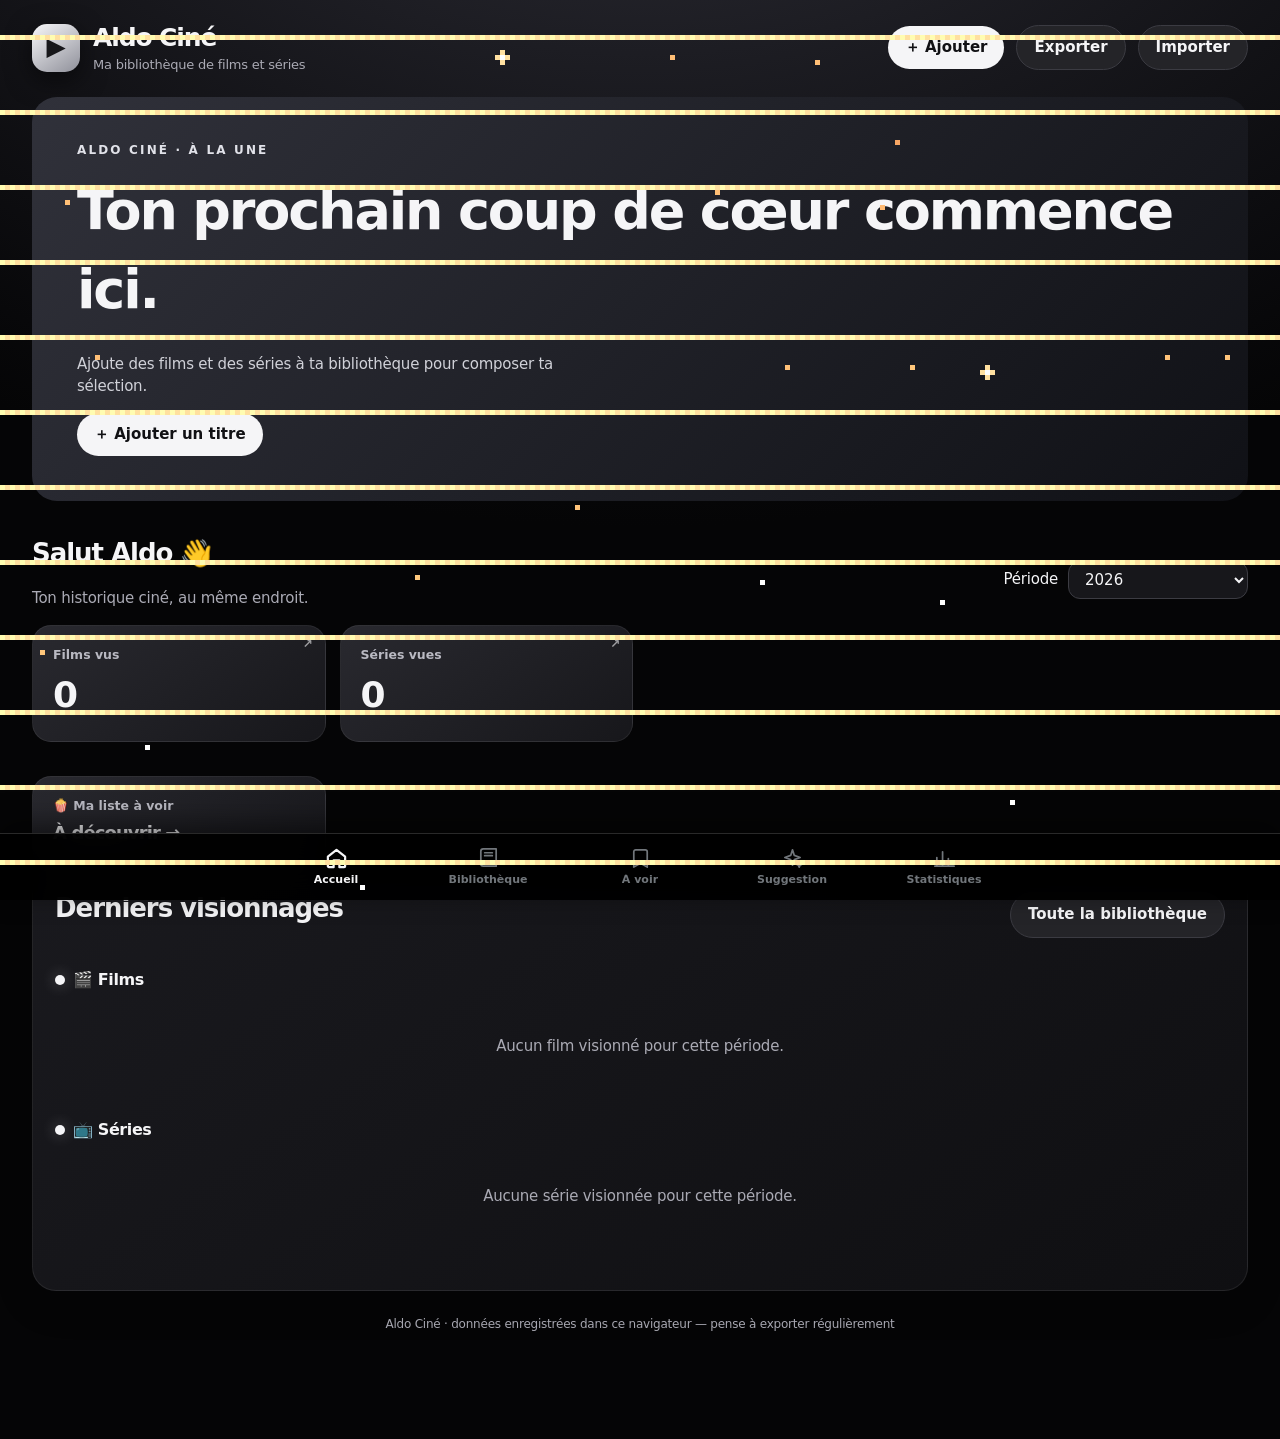
<file: index.html>
<!doctype html>
<html lang="fr">
<head>
<meta charset="utf-8">
<meta name="viewport" content="width=device-width,initial-scale=1,viewport-fit=cover">
<meta name="theme-color" content="#050506">
<meta name="description" content="Bibliothèque personnelle de films et séries">
<meta name="apple-mobile-web-app-capable" content="yes">
<meta name="mobile-web-app-capable" content="yes">
<meta name="apple-mobile-web-app-status-bar-style" content="black-translucent">
<meta name="apple-mobile-web-app-title" content="Aldo Ciné">
<link rel="manifest" href="/manifest.json">
<link rel="icon" href="/icons/icon.svg" type="image/svg+xml">
<link rel="apple-touch-icon" href="/icons/apple-touch-icon.png">
<link rel="preconnect" href="https://image.tmdb.org">
<link rel="stylesheet" href="/assets/app.css">
<title>Aldo Ciné</title>
</head>
<body>
<main class="app">
  <header class="top">
    <div class="brand"><div class="logo" aria-hidden="true">▶</div><div><h1>Aldo Ciné</h1><p>Ma bibliothèque de films et séries</p></div></div>
    <div class="row">
      <button id="searchOpen" type="button">＋ Ajouter</button>
      <button class="secondary" id="exportBtn" type="button">Exporter</button>
      <button class="secondary" id="importBtn" type="button">Importer</button>
      <input id="importFile" type="file" accept="application/json,.json" class="hidden">
    </div>
  </header>

  <!-- Accueil -->
  <section id="home" class="page">
    <section id="appleHero" aria-label="À la une"></section>
    <div class="panel flat">
      <div class="row">
        <div><h2>Salut Aldo 👋</h2><p class="muted">Ton historique ciné, au même endroit.</p></div>
        <div class="yearrow"><label for="homeYear">Période</label><select id="homeYear"></select></div>
      </div>
      <div class="stats" id="counters"></div>
    </div>
    <div class="stats"><button class="counter shortcut" type="button" data-goto="todo"><small>🍿 Ma liste à voir</small><strong>À découvrir →</strong></button></div>
    <div class="panel">
      <div class="row"><h2>Derniers visionnages</h2><button class="secondary" type="button" data-goto="library">Toute la bibliothèque</button></div>
      <div class="section"><div class="sectionhead"><span class="dot"></span><h3>🎬 Films</h3></div><div id="recentMovies"></div></div>
      <div class="section"><div class="sectionhead"><span class="dot"></span><h3>📺 Séries</h3></div><div id="recentSeries"></div></div>
    </div>
  </section>

  <!-- Bibliothèque -->
  <section id="library" class="page hidden">
    <div class="panel">
      <div class="row"><h2>Bibliothèque</h2><strong id="resultCount">0 résultat</strong></div>
      <div class="filters">
        <div class="field"><label for="filterType">Type</label><select id="filterType"></select></div>
        <div class="field"><label for="filterStatus">Catégorie</label><select id="filterStatus"></select></div>
        <div class="field"><label for="filterGenre">Genre</label><select id="filterGenre"></select></div>
        <div class="field"><label for="filterYear">Année du visionnage</label><select id="filterYear"></select></div>
        <div class="field"><label for="filterCinema">Cinéma</label><select id="filterCinema"><option value="all">Tous</option><option value="yes">Vu au cinéma</option><option value="no">Pas au cinéma</option></select></div>
        <div class="field"><label for="filterCompany">Avec qui ?</label><select id="filterCompany"><option value="all">Solo et à deux</option><option value="solo">Solo</option><option value="duo">À deux</option></select></div>
        <div class="field"><label for="filterSort">Trier par</label><select id="filterSort">
          <option value="recent">Visionnage le plus récent</option>
          <option value="oldest">Visionnage le plus ancien</option>
          <option value="added">Ajout le plus récent</option>
          <option value="title">Titre (A → Z)</option>
          <option value="release">Année de sortie (récente)</option>
        </select></div>
        <div class="field"><label for="filterSearch">Rechercher un titre</label><input id="filterSearch" type="search" placeholder="Titre…" autocomplete="off"></div>
      </div>
      <div class="row"><span class="muted" id="filterSummary"></span><button class="secondary" id="resetFilters" type="button">Réinitialiser</button></div>
    </div>
    <div id="libraryList"></div>
  </section>

  <!-- À voir -->
  <section id="todo" class="page hidden">
    <div class="panel">
      <div class="row"><h2>Ma liste à voir</h2><button id="addTodo" type="button">＋ Ajouter un titre</button></div>
      <p class="muted">Les films et séries que tu veux découvrir.</p>
      <div id="todoList"></div>
    </div>
  </section>

  <!-- Suggestions -->
  <section id="suggestions" class="page hidden">
    <div class="panel">
      <div class="row"><h2>Suggestions du jour</h2><span class="muted" id="suggestionsDate"></span></div>
      <p class="muted">Un film et une série choisis à partir des œuvres de ta bibliothèque. Les suggestions restent les mêmes toute la journée.</p>
      <div id="suggestionsStatus" class="muted" style="padding:10px 0">Préparation de tes suggestions…</div>
      <div id="suggestionsGrid" class="suggestion-grid"></div>
    </div>
  </section>

  <!-- Statistiques -->
  <section id="stats" class="page hidden">
    <div class="panel">
      <div class="row"><h2>Statistiques</h2><div class="yearrow"><label for="statsYear">Année</label><select id="statsYear"></select></div></div>
      <div class="stats" id="statsCards"></div>
    </div>
    <div class="panel"><div class="row"><div><h2>Aldo Ciné Wrapped</h2><p class="muted">Revisite ton année de films et de séries, façon Spotify Wrapped.</p></div><div class="yearrow"><button id="openAldoWrapped" type="button">✨ Voir mon Wrapped</button><button id="sendAldoWrapped" type="button" class="secondary">🎬 Ouvrir Aldo Wrapped</button></div></div></div>
    <div id="statsCharts"></div>
    <div class="panel"><h2>Répartition</h2><div id="statsDetails"></div></div>
  </section>

  <footer class="muted">Aldo Ciné · données enregistrées dans ce navigateur — pense à exporter régulièrement</footer>
</main>

<nav class="bottom-nav" id="nav" aria-label="Navigation principale">
  <button type="button" data-page="home" class="active"><svg viewBox="0 0 24 24" aria-hidden="true"><path d="m3 10 9-7 9 7v10a1 1 0 0 1-1 1h-5v-7H9v7H4a1 1 0 0 1-1-1z"/></svg><span>Accueil</span></button>
  <button type="button" data-page="library"><svg viewBox="0 0 24 24" aria-hidden="true"><path d="M4 4.5A2.5 2.5 0 0 1 6.5 2H20v18H6.5A2.5 2.5 0 0 1 4 17.5z"/><path d="M4 17.5A2.5 2.5 0 0 1 6.5 15H20M8 6h8M8 9h8"/></svg><span>Bibliothèque</span></button>
  <button type="button" data-page="todo"><svg viewBox="0 0 24 24" aria-hidden="true"><path d="M7 3h10a2 2 0 0 1 2 2v16l-7-4-7 4V5a2 2 0 0 1 2-2z"/></svg><span>À voir</span></button>
  <button type="button" data-page="suggestions"><svg viewBox="0 0 24 24" aria-hidden="true"><path d="m12 3 1.9 5.8L20 11l-6.1 2.2L12 19l-1.9-5.8L4 11l6.1-2.2z"/><path d="m19 15 .9 2.1L22 18l-2.1.9L19 21l-.9-2.1L16 18l2.1-.9z"/></svg><span>Suggestion</span></button>
  <button type="button" data-page="stats"><svg viewBox="0 0 24 24" aria-hidden="true"><path d="M4 20V11M10 20V5M16 20v-8M22 20H2"/></svg><span>Statistiques</span></button>
</nav>

<!-- Ajout d'un titre -->
<div id="searchPanel" class="modal hidden" role="dialog" aria-modal="true" aria-labelledby="searchTitle">
  <div class="modal-card wide">
    <button class="secondary modal-close" type="button" data-close aria-label="Fermer">×</button>
    <h2 id="searchTitle">Ajouter un titre</h2>
    <form class="filters" id="searchForm">
      <div class="field"><label for="searchQuery">Rechercher sur TMDB</label><input id="searchQuery" type="search" placeholder="Titre d'un film ou d'une série" autocomplete="off"></div>
      <div class="field"><label for="searchKind">Type</label><select id="searchKind"><option value="multi">Films et séries</option><option value="movie">Films</option><option value="tv">Séries</option></select></div>
      <div style="align-self:end"><button id="searchBtn" type="submit">Rechercher</button></div>
    </form>
    <div id="searchResults"></div>
    <details class="manual-add">
      <summary>Ou ajouter manuellement</summary>
      <div class="filters">
        <div class="field"><label for="manualTitle">Titre</label><input id="manualTitle" placeholder="Titre du film ou de la série"></div>
        <div class="field"><label for="manualType">Type</label><select id="manualType"><option value="movie">Film</option><option value="tv">Série</option></select></div>
        <div class="field"><label for="manualYear">Année de sortie</label><input id="manualYear" inputmode="numeric" maxlength="4" placeholder="2026"></div>
        <div class="field"><label for="manualStatus">Catégorie</label><select id="manualStatus"></select></div>
        <div class="field"><label for="manualRelease">Date de sortie</label><input id="manualRelease" type="date"></div>
      </div>
      <button id="manualAdd" type="button">Ajouter ce titre</button>
    </details>
  </div>
</div>

<!-- Enregistrement d'un visionnage -->
<div id="viewingDialog" class="modal hidden" role="dialog" aria-modal="true" aria-labelledby="viewingTitle">
  <div class="modal-card">
    <h2 id="viewingTitle">Enregistrer l’œuvre</h2>
    <p id="viewingWorkTitle" class="muted"></p>
    <div class="field"><label for="viewingStatus">Catégorie</label><select id="viewingStatus"></select></div>
    <div class="field"><label for="viewingDate">Date du visionnage</label><input id="viewingDate" type="date"></div>
    <div class="field"><label for="viewingRelease">Date de sortie (utile pour « À voir »)</label><input id="viewingRelease" type="date"></div>
    <label class="check"><input id="viewingCinema" type="checkbox"> Vu au cinéma</label>
    <div class="field"><label for="viewingCompany">Avec qui ?</label><select id="viewingCompany"><option value="solo">En solo</option><option value="duo">À deux</option></select></div>
    <div class="modal-actions"><button id="confirmViewing" type="button">Enregistrer</button><button class="secondary" type="button" data-close>Annuler</button></div>
  </div>
</div>

<!-- Modification -->
<div id="editDialog" class="modal hidden" role="dialog" aria-modal="true" aria-labelledby="editHeading">
  <div class="modal-card">
    <h2 id="editHeading">Modifier un titre</h2>
    <div class="field"><label for="editTitle">Titre</label><input id="editTitle"></div>
    <div class="field"><label for="editYear">Année</label><input id="editYear" inputmode="numeric" maxlength="4"></div>
    <div class="field"><label for="editOverview">Description / Synopsis</label><textarea id="editOverview" rows="5" placeholder="Ajoute ou modifie le synopsis de cette œuvre…"></textarea></div>
    <div class="field"><label for="editGenres">Genres (séparés par des virgules)</label><input id="editGenres" placeholder="Drame, Science-Fiction"></div>
    <div class="field"><label for="editStatus">Catégorie</label><select id="editStatus"></select></div>
    <div class="field"><label for="editWatchedAt">Date du visionnage</label><input id="editWatchedAt" type="date"></div>
    <div class="field"><label for="editCompany">Avec qui ?</label><select id="editCompany"><option value="solo">En solo</option><option value="duo">À deux</option></select></div>
    <div class="row"><img id="editPosterPreview" class="edit-poster-preview" alt="Affiche actuelle"><button id="editPosterSearch" type="button" class="secondary">🔄 Rechercher l’affiche sur TMDB</button></div>
    <p id="editPosterMessage" class="muted"></p>
    <div id="editPosterResults" class="edit-poster-results"></div>
    <div id="editPosterFallback" class="hidden">
      <p class="muted">TMDB n’a rien trouvé ? Essaie Google Images, puis colle ici l’adresse directe de l’image.</p>
      <button id="editGoogleImages" type="button" class="secondary">🔎 Chercher sur Google Images</button>
      <div class="field"><label for="editPosterUrl">Lien direct vers l’affiche</label><input id="editPosterUrl" type="url" placeholder="https://…"></div>
      <button id="editUsePosterUrl" type="button" class="secondary">Utiliser ce lien comme affiche</button>
    </div>
    <div class="modal-actions"><button id="editSave" type="button">Enregistrer</button><button class="secondary" type="button" data-close>Annuler</button></div>
  </div>
</div>

<!-- Fiche détaillée d'une œuvre -->
<div id="detailDialog" class="modal hidden" role="dialog" aria-modal="true" aria-labelledby="detailTitle">
  <div class="modal-card detail-card" id="detailContent"></div>
</div>

<!-- Confirmation (remplace window.confirm) -->
<div id="confirmDialog" class="modal hidden" role="alertdialog" aria-modal="true" aria-labelledby="confirmTitle" aria-describedby="confirmMessage">
  <div class="modal-card confirm-card">
    <h2 id="confirmTitle"></h2>
    <p id="confirmMessage"></p>
    <div class="modal-actions"><button id="confirmOk" type="button"></button><button class="secondary" id="confirmCancel" type="button"></button></div>
  </div>
</div>

<!-- Wrapped -->
<section id="aldoWrappedPage" class="hidden" role="dialog" aria-modal="true" aria-label="Aldo Ciné Wrapped">
  <div class="aw-shell">
    <div class="aw-top"><div><p class="aw-kicker">ALDO CINÉ · WRAPPED</p><h2>Ton année à l’écran</h2></div><button class="secondary" type="button" data-close>Fermer</button></div>
    <div class="aw-controls">
      <div class="field"><label for="awMode">Type de période</label><select id="awMode"><option value="year">Une année</option><option value="range">Période personnalisée</option></select></div>
      <div class="field" id="awYearField"><label for="awYear">Année</label><select id="awYear"></select></div>
      <div class="aw-range hidden" id="awRange"><div class="field"><label for="awStart">Du</label><input id="awStart" type="date"></div><div class="field"><label for="awEnd">Au</label><input id="awEnd" type="date"></div></div>
    </div>
    <p class="aw-note hidden" id="awNote" role="status"></p>
    <div class="aw-story" id="awStory"><div class="aw-gallery aw-gallery-inside" id="awGalleryInside" aria-hidden="true"></div><div class="aw-content"><p class="aw-kicker" id="awGroup"></p><div class="aw-stats" id="awStats"></div><p class="aw-desc" id="awDesc"></p></div></div>
    <div class="aw-nav"><button class="secondary" id="awPrev" type="button">← Précédente</button><button class="secondary" id="awNext" type="button">Suivante →</button></div>
    <div class="aw-dots" id="awDots"></div>
    <div class="aw-gallery" id="awGallery" aria-label="Affiches des titres de cette fiche"></div>
  </div>
</section>

<div id="toast" class="toast hidden" role="status" aria-live="polite"></div>
<div id="tooltip" class="tooltip hidden" aria-hidden="true"></div>

<script src="/assets/app.js"></script>
<script src="/assets/wrapped.js"></script>
<script src="/assets/effects.js"></script>
<script src="/assets/pixelfx.js"></script>
<script src="/assets/pixel-effects.js"></script>
<script src="/assets/wrapped-link.js"></script>
</body>
</html>
</file>
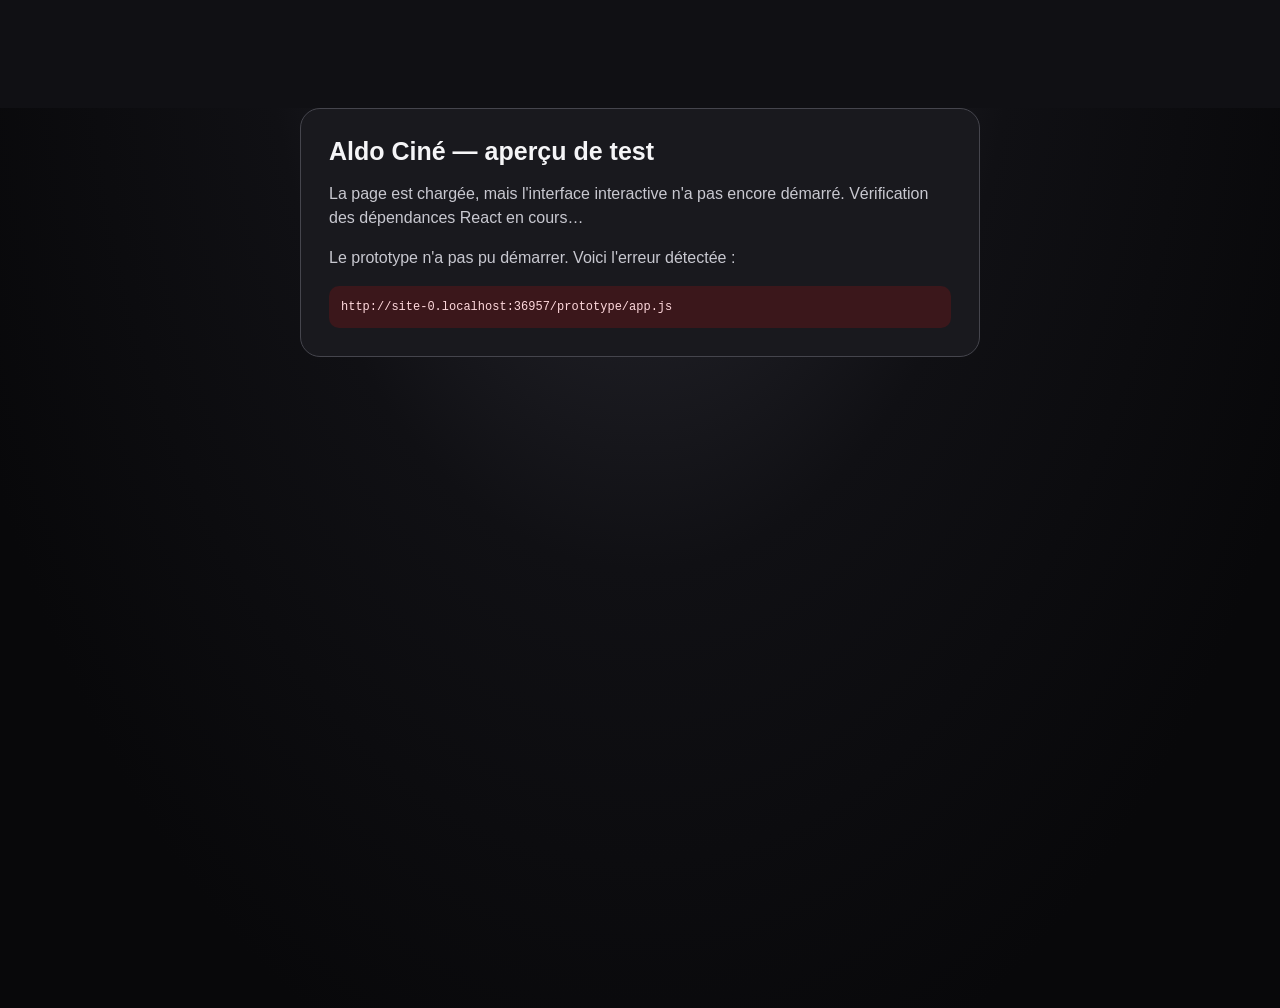
<file: prototype/index.html>
<!doctype html>
<html lang="fr">
<head>
<meta charset="utf-8">
<meta name="viewport" content="width=device-width, initial-scale=1">
<meta name="theme-color" content="#101014">
<title>Aldo Ciné — Test React & Framer Motion</title>
<link rel="stylesheet" href="./styles.css">
<script type="importmap">{"imports":{"react":"https://esm.sh/react@18.3.1","react/jsx-runtime":"https://esm.sh/react@18.3.1/jsx-runtime","react/jsx-dev-runtime":"https://esm.sh/react@18.3.1/jsx-dev-runtime","react-dom/client":"https://esm.sh/react-dom@18.3.1/client?external=react"}}</script>
<style>
.boot-message{max-width:680px;margin:12vh auto;padding:28px;border:1px solid #45454d;border-radius:20px;background:#19191e;color:#f5f5f7}
.boot-message h1{font-size:25px;margin:0 0 12px}.boot-message p{color:#c8c8d0;line-height:1.5}
.boot-error{margin-top:16px;padding:12px;border-radius:10px;background:#3b171b;color:#ffd9dd;white-space:pre-wrap;overflow-wrap:anywhere;font:12px/1.5 monospace}
</style>
</head>
<body>
<div id="root">
  <main class="boot-message">
    <h1>Aldo Ciné — aperçu de test</h1>
    <p>La page est chargée, mais l'interface interactive n'a pas encore démarré. Vérification des dépendances React en cours…</p>
    <p id="boot-status">Si ce message reste affiché, le chargement JavaScript a échoué.</p>
    <div id="boot-error" class="boot-error" hidden></div>
  </main>
</div>
<script>
(function(){
  function showError(message){
    var status=document.getElementById("boot-status");
    var panel=document.getElementById("boot-error");
    if(status) status.textContent="Le prototype n'a pas pu démarrer. Voici l'erreur détectée :";
    if(panel){panel.hidden=false;panel.textContent=String(message||"Erreur JavaScript inconnue");}
  }
  window.addEventListener("error",function(event){
    showError(event.message || (event.target && event.target.src) || "Échec de chargement d'une ressource JavaScript");
  },true);
  window.addEventListener("unhandledrejection",function(event){
    showError(event.reason && (event.reason.stack || event.reason.message) || event.reason || "Promesse rejetée");
  });
})();
</script>
<script type="module" src="./app.js"></script>
</body>
</html>
</file>
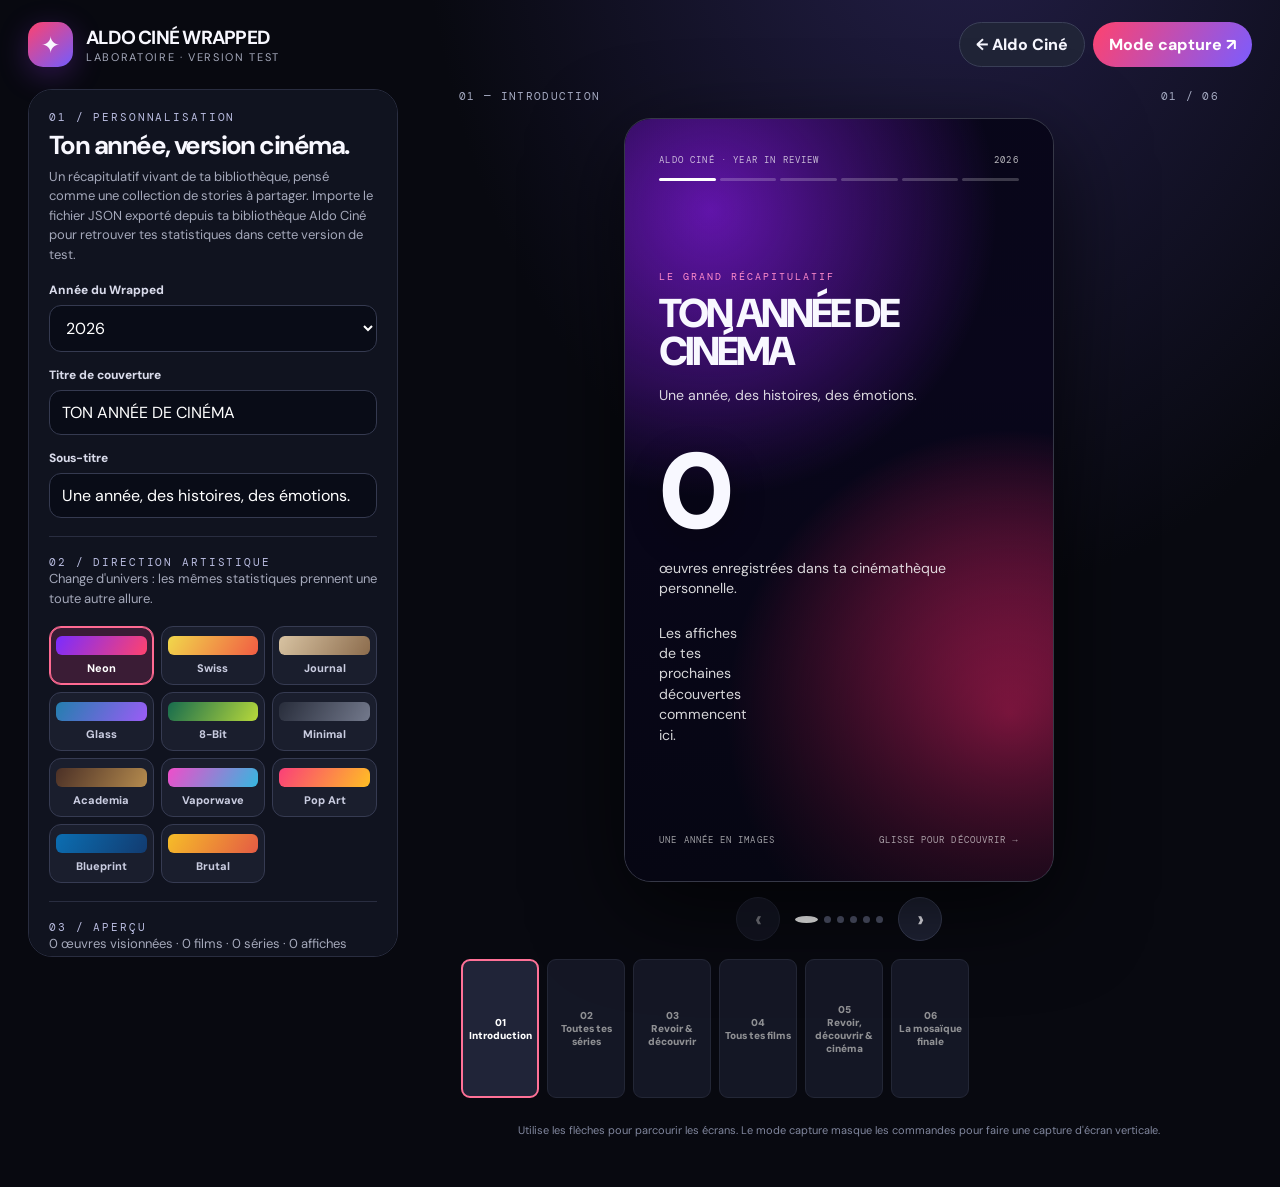
<file: wrapped-test.html>
<!doctype html>
<html lang="fr">
<head>
<meta charset="utf-8">
<meta name="viewport" content="width=device-width,initial-scale=1,viewport-fit=cover">
<meta name="theme-color" content="#090a12">
<title>Aldo Ciné Wrapped — laboratoire</title>
<style>
@import url('https://fonts.googleapis.com/css2?family=DM+Mono:wght@400;500&family=DM+Sans:wght@400;500;600;700;800;900&family=Playfair+Display:wght@700;800;900&display=swap');
:root{color-scheme:dark;--bg:#080910;--panel:#121522;--line:#292d40;--muted:#a4a8ba;--white:#f8f8ff;--accent:#ff426e;--accent2:#7b5cff}
*{box-sizing:border-box}html,body{margin:0;min-height:100%;background:var(--bg);color:var(--white);font-family:"DM Sans",sans-serif}body{background:radial-gradient(ellipse at 75% -15%,#25204b 0,transparent 40%),#080910}
button,input,select{font:inherit}button{cursor:pointer;border:0;color:#fff;background:linear-gradient(120deg,var(--accent),var(--accent2));padding:11px 16px;border-radius:999px;font-weight:800}button.secondary{background:#202437;border:1px solid #3b4058;color:#f7f7ff}button:disabled{opacity:.35;cursor:not-allowed}
header{max-width:1500px;margin:auto;padding:22px 28px;display:flex;align-items:center;justify-content:space-between;gap:18px}.brand{display:flex;gap:13px;align-items:center}.brandmark{width:45px;height:45px;border-radius:15px;display:grid;place-items:center;background:linear-gradient(140deg,#ff426e,#725cff);font-size:23px;box-shadow:0 8px 30px #9d3cff44}.brand strong{font-size:19px;letter-spacing:-.04em}.brand small{display:block;color:var(--muted);font-size:11px;letter-spacing:.15em;text-transform:uppercase}.header-actions{display:flex;gap:8px;flex-wrap:wrap}
.shell{max-width:1500px;margin:auto;padding:0 28px 48px;display:grid;grid-template-columns:minmax(280px,370px) minmax(0,1fr);gap:28px;align-items:start}
.editor{position:sticky;top:16px;background:#121522e8;border:1px solid var(--line);border-radius:24px;padding:20px;max-height:calc(100dvh - 32px);overflow:auto;backdrop-filter:blur(20px)}
.eyebrow{font:11px "DM Mono",monospace;letter-spacing:.17em;color:#b9bce0;text-transform:uppercase}.editor h1{font-size:26px;line-height:1.03;letter-spacing:-.06em;margin:8px 0 8px}.editor p{color:var(--muted);font-size:13px;line-height:1.5;margin:0 0 18px}
.field{margin:15px 0}.field label{display:block;font-size:12px;font-weight:800;color:#d9dbeb;margin-bottom:7px}.field input,.field select{width:100%;background:#090c17;border:1px solid #353a50;border-radius:12px;padding:11px 12px;color:white;outline:none}.field input:focus,.field select:focus{border-color:#a58bff;box-shadow:0 0 0 3px #8d6cff22}
.theme-grid{display:grid;grid-template-columns:repeat(3,minmax(0,1fr));gap:7px}.theme{padding:9px 6px;background:#1a1e2d;border:1px solid #363b52;border-radius:12px;text-align:center;font-size:11px;font-weight:800;color:#c9cce0}.theme.active{border-color:#ff6a92;background:#3a1c35;color:#fff;box-shadow:inset 0 0 0 1px #ff6a92}.theme i{display:block;width:100%;height:19px;border-radius:6px;margin-bottom:6px;background:var(--swatch)}
.editor .hint{font-size:11px;color:#858ba5;margin:14px 0 0}.divider{height:1px;background:var(--line);margin:18px 0}
.stage-wrap{min-width:0;display:flex;flex-direction:column;align-items:center;gap:15px}.stage-top{width:min(100%,760px);display:flex;justify-content:space-between;align-items:center;gap:12px}.stage-top span{font:11px "DM Mono",monospace;color:#a6abc2;letter-spacing:.12em;text-transform:uppercase}
.story{position:relative;width:min(100%,430px);aspect-ratio:9/16;overflow:hidden;border-radius:27px;background:#151729;isolation:isolate;box-shadow:0 28px 90px #000a;border:1px solid #ffffff24;container-type:inline-size}
.story:before{content:"";position:absolute;inset:0;z-index:-2;background:radial-gradient(circle at 20% 12%,var(--glow1),transparent 38%),radial-gradient(circle at 90% 78%,var(--glow2),transparent 40%),var(--base)}
.story:after{content:"";position:absolute;inset:0;z-index:-1;background:linear-gradient(180deg,#05061020 0%,#05061008 35%,#050610bd 100%)}
.story-content{height:100%;padding:8.2% 8%;display:flex;flex-direction:column;position:relative}
.story-top{display:flex;justify-content:space-between;align-items:center;font:9px "DM Mono",monospace;letter-spacing:.13em;text-transform:uppercase;color:#ffffffb5}
.progress{display:flex;gap:4px;margin:12px 0 0}.progress span{height:3px;border-radius:5px;background:#ffffff35;flex:1}.progress span.on{background:#fff}
.kicker{font:10px "DM Mono",monospace;letter-spacing:.2em;text-transform:uppercase;color:var(--soft);margin:0 0 12px}
.story h2{font-size:clamp(34px,9.4cqw,52px);line-height:.94;letter-spacing:-.075em;margin:0 0 14px;font-weight:900;max-width:100%;overflow-wrap:anywhere}
.story .lead{font-size:clamp(13px,3.3cqw,16px);line-height:1.45;color:#ffffffd6;margin:0;max-width:95%}
.hero-number{font-size:clamp(88px,25cqw,125px);font-weight:900;letter-spacing:-.1em;line-height:.82;margin:12% 0 6%;text-shadow:0 8px 35px #0005}
.story-bottom{margin-top:auto;display:flex;justify-content:space-between;align-items:end;gap:12px;color:#ffffff9c;font:9px "DM Mono",monospace;letter-spacing:.12em;text-transform:uppercase}
.poster-wall{display:grid;grid-template-columns:repeat(4,1fr);grid-auto-rows:1fr;gap:5px;position:absolute;inset:0;z-index:-2;opacity:.83}
.poster-wall img{width:100%;height:100%;object-fit:cover;min-width:0;filter:none}
.poster-wall:after{content:"";position:absolute;inset:0;background:linear-gradient(180deg,#090a16a8 0%,#090a1622 38%,#090a16f2 100%)}
.stat-row{display:grid;grid-template-columns:1fr 1fr;gap:9px;margin-top:26px}.stat{padding:12px 13px;border-radius:15px;background:#090b19a8;border:1px solid #ffffff28;backdrop-filter:blur(7px)}.stat b{display:block;font-size:clamp(24px,6cqw,34px);letter-spacing:-.06em;line-height:1}.stat small{display:block;margin-top:6px;font:9px "DM Mono",monospace;letter-spacing:.1em;text-transform:uppercase;color:#ffffffb8}
.mini-wall{display:grid;grid-template-columns:repeat(5,1fr);gap:5px;margin-top:24px}.mini-wall img{width:100%;aspect-ratio:2/3;object-fit:cover;border-radius:5px;background:#ffffff20}.mini-wall img:nth-child(5n+2){transform:translateY(10px)}.mini-wall img:nth-child(5n+4){transform:translateY(5px)}
.feature-poster{width:42%;max-height:36%;object-fit:cover;border-radius:14px;align-self:center;margin:8% 0 4%;box-shadow:0 15px 35px #0008;border:1px solid #ffffff50}
.theme-neon{--base:#09061b;--glow1:#6a16b9;--glow2:#ec2368;--soft:#ff8bcb}
.theme-swiss{--base:#e9e8df;--glow1:#f9d448;--glow2:#ff684c;--soft:#272727;color:#161616}.theme-swiss:after{background:linear-gradient(180deg,#ffffff10,#e9e8df40 30%,#e9e8df 100%)}.theme-swiss .story-top,.theme-swiss .lead,.theme-swiss .story-bottom{color:#262626}.theme-swiss .stat{background:#ffffff9c;border-color:#1112}.theme-swiss .stat small{color:#333}.theme-swiss .kicker{color:#d33a29}
.theme-journal{--base:#d9cbb1;--glow1:#a38b6b;--glow2:#f2e7d2;--soft:#543f2b;color:#241c15}.theme-journal:after{background:linear-gradient(180deg,#e4d8c6b0,#d9cbb1d9)}.theme-journal .story-top,.theme-journal .lead,.theme-journal .story-bottom{color:#352a20}.theme-journal .stat{background:#fff8;border-color:#705b3d55}.theme-journal .stat small{color:#584833}
.theme-glass{--base:#0c1831;--glow1:#2b89c8;--glow2:#9b5cf6;--soft:#b9eaff}.theme-retro{--base:#10251f;--glow1:#1a9a63;--glow2:#b6d43d;--soft:#d6ff91}.theme-pop{--base:#251044;--glow1:#f3337c;--glow2:#ffbf24;--soft:#ffe37c}.theme-minimal{--base:#111319;--glow1:#464b57;--glow2:#262a36;--soft:#e6e7ec}.theme-academia{--base:#211b19;--glow1:#7c4b2f;--glow2:#5a492a;--soft:#e6cda3}.theme-vapor{--base:#180c31;--glow1:#f04dca;--glow2:#35b7df;--soft:#ffb4f0}.theme-blueprint{--base:#08213e;--glow1:#0b6eb2;--glow2:#123b70;--soft:#a9ddff}.theme-brutal{--base:#f3e9cc;--glow1:#f6bd28;--glow2:#e45b44;--soft:#1a1a1a;color:#171717}.theme-brutal:after{background:linear-gradient(180deg,#f3e9cc18,#f3e9cc 100%)}.theme-brutal .story-top,.theme-brutal .lead,.theme-brutal .story-bottom{color:#222}.theme-brutal .stat{background:#fff9;border:2px solid #111}.theme-brutal .stat small{color:#222}
.story.theme-swiss h2,.story.theme-journal h2{font-family:"Playfair Display",serif}.story.theme-retro h2,.story.theme-blueprint h2{font-family:"DM Mono",monospace;text-transform:uppercase}.story.theme-brutal h2{text-shadow:4px 4px 0 #ef5b43}
.nav-row{width:min(100%,760px);display:flex;align-items:center;justify-content:center;gap:15px}.nav-row button{width:44px;height:44px;padding:0;font-size:23px}.dots{display:flex;gap:6px;align-items:center}.dots button{width:7px;height:7px;padding:0;border-radius:50%;background:#51566d}.dots button.active{width:23px;background:#fff}
.thumbs{width:min(100%,760px);display:flex;gap:8px;overflow-x:auto;padding:3px 2px 9px}.thumb{flex:0 0 78px;aspect-ratio:9/16;border:1px solid #3b4057;border-radius:9px;background:#202438;overflow:hidden;padding:0;opacity:.55}.thumb.active{opacity:1;border:2px solid #ff7197}.thumb img{width:100%;height:100%;object-fit:cover}
.note{width:min(100%,760px);font-size:11px;color:#81879e;text-align:center;line-height:1.5}
body.capture header,body.capture .editor,body.capture .stage-top,body.capture .nav-row,body.capture .thumbs,body.capture .note{display:none!important}body.capture .shell{display:block;padding:0;max-width:none}body.capture .stage-wrap{display:block}body.capture .story{width:min(100vw,56.25vh);height:min(100dvh,177.78vw);aspect-ratio:9/16;border-radius:0;margin:auto;border:0;box-shadow:none}body.capture .story-content{padding:8%}
.empty{padding:35px;text-align:center;color:#c0c3d3}.empty strong{display:block;font-size:24px;margin-bottom:8px}
@keyframes enter{from{opacity:0;transform:translateY(15px) scale(.985)}to{opacity:1;transform:none}}.story-content{animation:enter .45s cubic-bezier(.2,.7,.2,1) both}
@media(max-width:850px){header{padding:15px 15px}.shell{display:flex;flex-direction:column-reverse;padding:0 12px 30px;gap:20px}.editor{position:static;max-height:none;width:100%;order:2}.stage-wrap{width:100%;order:1}.story{width:min(100%,390px)}.stage-top{width:min(100%,390px)}.nav-row,.thumbs,.note{width:min(100%,390px)}.header-actions button{font-size:11px;padding:9px 11px}}
@media(max-width:420px){.brand strong{font-size:16px}.brandmark{width:38px;height:38px}.header-actions{gap:5px}.header-actions button{padding:8px 9px}.story{border-radius:18px}.editor{padding:16px}}
</style>
</head>
<body>
<header><div class="brand"><div class="brandmark">✦</div><div><strong>ALDO CINÉ WRAPPED</strong><small>LABORATOIRE · VERSION TEST</small></div></div><div class="header-actions"><button class="secondary" id="backBtn">← Aldo Ciné</button><button id="captureBtn">Mode capture ↗</button></div></header>
<main class="shell">
<aside class="editor">
 <div class="eyebrow">01 / personnalisation</div><h1>Ton année, version cinéma.</h1><p>Un récapitulatif vivant de ta bibliothèque, pensé comme une collection de stories à partager. Importe le fichier JSON exporté depuis ta bibliothèque Aldo Ciné pour retrouver tes statistiques dans cette version de test.</p>
 <div class="field"><label for="yearSelect">Année du Wrapped</label><select id="yearSelect"></select></div>
 <div class="field"><label for="titleInput">Titre de couverture</label><input id="titleInput" value="TON ANNÉE DE CINÉMA"></div>
 <div class="field"><label for="subtitleInput">Sous-titre</label><input id="subtitleInput" value="Une année, des histoires, des émotions."></div>
 <div class="divider"></div><div class="eyebrow">02 / direction artistique</div><p>Change d'univers : les mêmes statistiques prennent une toute autre allure.</p>
 <div class="theme-grid" id="themeGrid"></div>
 <div class="divider"></div><div class="eyebrow">03 / aperçu</div><p id="dataSummary">Lecture de ta bibliothèque…</p>
 <input id="importFile" type="file" accept=".json,application/json" hidden><button class="secondary" id="importBtn" style="width:100%;margin-bottom:8px">＋ Importer ma bibliothèque JSON</button><button class="secondary" id="refreshBtn" style="width:100%">↻ Relire les données locales</button>
 <p class="hint">Prototype séparé : importe une copie de ta bibliothèque. Aucun changement ne sera enregistré dans Aldo Ciné.</p>
</aside>
<section class="stage-wrap">
 <div class="stage-top"><span id="slideLabel">01 — introduction</span><span id="slideCount">01 / 06</span></div>
 <div class="story theme-neon" id="story" aria-live="polite"><div class="empty"><strong>Chargement…</strong>Lecture de ta bibliothèque Aldo Ciné.</div></div>
 <div class="nav-row"><button class="secondary" id="prevBtn" aria-label="Écran précédent">‹</button><div class="dots" id="dots"></div><button class="secondary" id="nextBtn" aria-label="Écran suivant">›</button></div>
 <div class="thumbs" id="thumbs"></div>
 <div class="note">Utilise les flèches pour parcourir les écrans. Le mode capture masque les commandes pour faire une capture d'écran verticale.</div>
</section>
</main>
<script>
(function(){
"use strict";
var KEY="aldoCineEntriesV2", entries=[],year="all",slide=0,theme="neon",slides=[],themes=[
{id:"neon",name:"Neon",swatch:"linear-gradient(120deg,#7a2cff,#ff426e)"},
{id:"swiss",name:"Swiss",swatch:"linear-gradient(120deg,#f1d84b,#f15c43)"},
{id:"journal",name:"Journal",swatch:"linear-gradient(120deg,#d8c3a2,#8c6c4d)"},
{id:"glass",name:"Glass",swatch:"linear-gradient(120deg,#237fae,#9b5cf6)"},
{id:"retro",name:"8-Bit",swatch:"linear-gradient(120deg,#176c4e,#b7d83b)"},
{id:"minimal",name:"Minimal",swatch:"linear-gradient(120deg,#282d3b,#73798c)"},
{id:"academia",name:"Academia",swatch:"linear-gradient(120deg,#4b3026,#b58b4e)"},
{id:"vapor",name:"Vaporwave",swatch:"linear-gradient(120deg,#f04dca,#35b7df)"},
{id:"pop",name:"Pop Art",swatch:"linear-gradient(120deg,#fa3f79,#ffbf24)"},
{id:"blueprint",name:"Blueprint",swatch:"linear-gradient(120deg,#0b6eb2,#123b70)"},
{id:"brutal",name:"Brutal",swatch:"linear-gradient(120deg,#f6bd28,#e45b44)"}
];
var $=function(id){return document.getElementById(id)};
function esc(s){return String(s==null?"":s).replace(/[&<>"']/g,function(c){return {"&":"&amp;","<":"&lt;",">":"&gt;",'"':"&quot;","'":"&#39;"}[c]})}
function poster(p){if(!p)return "";return /^https?:\/\//i.test(p)?p:"https://image.tmdb.org/t/p/w500"+p}
function getYear(e){return e.watchedAt?String(e.watchedAt).slice(0,4):""}
function load(){try{var x=JSON.parse(localStorage.getItem(KEY)||"[]");entries=Array.isArray(x)?x:[]}catch(e){entries=[]}var years=Array.from(new Set(entries.filter(function(e){return e.status!=="todo"&&getYear(e)}).map(getYear))).sort().reverse();var current=String(new Date().getFullYear());if(years.indexOf(current)<0)years.unshift(current);$("yearSelect").innerHTML='<option value="all">Toutes les années</option>'+years.map(function(y){return '<option value="'+y+'">'+y+'</option>'}).join("");if(years.length)$("yearSelect").value=years[0];year=$("yearSelect").value;build()}
function filtered(){return entries.filter(function(e){return e.status!=="todo"&&(year==="all"||getYear(e)===year)})}
function count(list,fn){return list.filter(fn).length}
function groupTitle(type){return type==="tv"?"Séries":"Films"}
function images(list,limit){return list.filter(function(e){return e.poster}).slice(0,limit||20)}
function wall(list){var pics=images(list,28);if(!pics.length)return "";return '<div class="poster-wall">'+pics.map(function(e){return '<img src="'+esc(poster(e.poster))+'" alt="" loading="lazy">'}).join("")+'</div>'}
function miniWall(list){var pics=images(list,10);if(!pics.length)return '<p class="lead">Les affiches de tes prochaines découvertes commencent ici.</p>';return '<div class="mini-wall">'+pics.map(function(e){return '<img src="'+esc(poster(e.poster))+'" alt="'+esc(e.title)+'" loading="lazy">'}).join("")+'</div>'}
function baseSlide(kicker,title,lead,content,list){return {kicker:kicker,title:title,lead:lead,content:content||"",list:list||[]}}
function build(){
 var all=filtered(),movies=all.filter(function(e){return e.type==="movie"}),series=all.filter(function(e){return e.type==="tv"}),discoveries=all.filter(function(e){return e.status==="watched"}),rewatches=all.filter(function(e){return e.status==="rewatch"}),episodes=all.filter(function(e){return e.status==="episodes"}),cinema=movies.filter(function(e){return !!e.cinema}),solo=all.filter(function(e){return e.company==="solo"}),duo=all.filter(function(e){return e.company==="duo"});
 var period=year==="all"?"toutes tes années":year;
 var total=all.length;
 slides=[
 {label:"Introduction",html:function(){return '<div class="story-content"><div class="story-top"><span>ALDO CINÉ · YEAR IN REVIEW</span><span>'+esc(period)+'</span></div><div class="progress" data-progress></div><div style="margin-top:auto"><p class="kicker">LE GRAND RÉCAPITULATIF</p><h2>'+esc($("titleInput").value||"TON ANNÉE DE CINÉMA")+'</h2><p class="lead">'+esc($("subtitleInput").value||"Une année, des histoires, des émotions.")+'</p><div class="hero-number">'+total+'</div><p class="lead">œuvres enregistrées dans ta cinémathèque personnelle.</p><div class="mini-wall">'+miniWall(all)+'</div></div><div class="story-bottom"><span>UNE ANNÉE EN IMAGES</span><span>GLISSE POUR DÉCOUVRIR →</span></div></div>'+wall(all)}},
 {label:"Toutes tes séries",html:function(){return '<div class="story-content"><div class="story-top"><span>02 / LES SÉRIES</span><span>'+esc(period)+'</span></div><div class="progress" data-progress></div><div style="margin-top:auto"><p class="kicker">ÉPISODE APRÈS ÉPISODE</p><h2>TOUTES TES SÉRIES</h2><div class="hero-number">'+series.length+'</div><p class="lead">séries suivies, retrouvées ou découvertes. Des univers dans lesquels tu as pris le temps de rester.</p><div class="stat-row"><div class="stat"><b>'+count(series,function(e){return e.status==="watched"})+'</b><small>Découvertes</small></div><div class="stat"><b>'+count(series,function(e){return e.status==="rewatch"})+'</b><small>À revoir</small></div></div><div class="mini-wall">'+miniWall(series)+'</div></div><div class="story-bottom"><span>TON CÔTÉ SÉRIES</span><span>ALDO CINÉ</span></div></div>'+wall(series)}},
 {label:"Revoir & découvrir",html:function(){return '<div class="story-content"><div class="story-top"><span>03 / LES RETROUVAILLES</span><span>'+esc(period)+'</span></div><div class="progress" data-progress></div><div style="margin-top:auto"><p class="kicker">LES HISTOIRES QUI RESTENT</p><h2>REVOIR & DÉCOUVRIR</h2><div class="stat-row"><div class="stat"><b>'+discoveries.length+'</b><small>Nouvelles découvertes</small></div><div class="stat"><b>'+rewatches.length+'</b><small>Revisionnages</small></div><div class="stat"><b>'+episodes.length+'</b><small>Nouveaux épisodes</small></div><div class="stat"><b>'+duo.length+'</b><small>À deux</small></div></div><p class="lead" style="margin-top:18px">'+(rewatches.length?"Tu as retrouvé "+rewatches.length+" œuvre(s) qui méritaient une deuxième séance.": "De nouvelles histoires à découvrir, et peut-être bientôt des classiques à retrouver.")+'</p><div class="mini-wall">'+miniWall(discoveries.concat(rewatches,episodes))+'</div></div><div class="story-bottom"><span>LES ÉMOTIONS CONTINUENT</span><span>ALDO CINÉ</span></div></div>'+wall(discoveries.concat(rewatches,episodes))}},
 {label:"Tous tes films",html:function(){return '<div class="story-content"><div class="story-top"><span>04 / GRAND ÉCRAN</span><span>'+esc(period)+'</span></div><div class="progress" data-progress></div><div style="margin-top:auto"><p class="kicker">LUMIÈRE, CAMÉRA…</p><h2>TOUS TES FILMS</h2><div class="hero-number">'+movies.length+'</div><p class="lead">films ajoutés à ton histoire. Des découvertes, des coups de cœur et des soirées mémorables.</p><div class="stat-row"><div class="stat"><b>'+count(movies,function(e){return e.status==="watched"})+'</b><small>Découvertes</small></div><div class="stat"><b>'+count(movies,function(e){return e.status==="rewatch"})+'</b><small>Revisionnages</small></div></div><div class="mini-wall">'+miniWall(movies)+'</div></div><div class="story-bottom"><span>TON ANNÉE SUR GRAND ÉCRAN</span><span>ALDO CINÉ</span></div></div>'+wall(movies)}},
 {label:"Revoir, découvrir & cinéma",html:function(){return '<div class="story-content"><div class="story-top"><span>05 / SORTIE EN SALLE</span><span>'+esc(period)+'</span></div><div class="progress" data-progress></div><div style="margin-top:auto"><p class="kicker">UNE EXPÉRIENCE À PART</p><h2>REVOIR, DÉCOUVRIR & CINÉMA</h2><div class="hero-number">'+cinema.length+'</div><p class="lead">films vus au cinéma. Parce que certaines histoires se vivent encore mieux sur grand écran.</p><div class="stat-row"><div class="stat"><b>'+solo.length+'</b><small>En solo</small></div><div class="stat"><b>'+duo.length+'</b><small>À deux</small></div></div><div class="mini-wall">'+miniWall(cinema.length?cinema:movies)+'</div></div><div class="story-bottom"><span>LE PLAISIR DE LA SALLE</span><span>ALDO CINÉ</span></div></div>'+wall(cinema.length?cinema:movies)}},
 {label:"La mosaïque finale",html:function(){return '<div class="story-content"><div class="story-top"><span>06 / LE GÉNÉRIQUE</span><span>'+esc(period)+'</span></div><div class="progress" data-progress></div><div style="margin:auto 0"><p class="kicker">MERCI POUR LE VOYAGE</p><h2>À LA PROCHAINE SÉANCE.</h2><p class="lead">'+total+' œuvres, '+movies.length+' films, '+series.length+' séries. Et toujours une nouvelle histoire à découvrir.</p><div class="mini-wall">'+miniWall(all)+'</div></div><div class="story-bottom"><span>ALDO CINÉ WRAPPED</span><span>FIN.</span></div></div>'+wall(all)}}
 ];
 $("dataSummary").textContent=all.length+" œuvres visionnées · "+movies.length+" films · "+series.length+" séries · "+images(all,999).length+" affiches disponibles.";
 slide=Math.min(slide,slides.length-1);render()
}
function render(){
 var s=slides[slide];$("story").className="story theme-"+theme;$("story").innerHTML=s.html();$("slideLabel").textContent=String(slide+1).padStart(2,"0")+" — "+s.label;$("slideCount").textContent=String(slide+1).padStart(2,"0")+" / "+String(slides.length).padStart(2,"0");
 var progress=$("story").querySelector("[data-progress]");if(progress)progress.innerHTML=slides.map(function(_,i){return '<span class="'+(i<=slide?"on":"")+'"></span>'}).join("");
 $("dots").innerHTML=slides.map(function(_,i){return '<button class="'+(i===slide?"active":"")+'" data-dot="'+i+'" aria-label="Écran '+(i+1)+'"></button>'}).join("");
 $("thumbs").innerHTML=slides.map(function(x,i){return '<button class="thumb '+(i===slide?"active":"")+'" data-thumb="'+i+'" title="'+esc(x.label)+'"><div style="height:100%;display:grid;place-items:center;font-size:10px;font-weight:900;color:#fff">'+String(i+1).padStart(2,"0")+'<br>'+esc(x.label)+'</div></button>'}).join("");
 $("prevBtn").disabled=slide===0;$("nextBtn").disabled=slide===slides.length-1;
 $("dots").querySelectorAll("[data-dot]").forEach(function(b){b.onclick=function(){slide=Number(b.dataset.dot);render()}});
 $("thumbs").querySelectorAll("[data-thumb]").forEach(function(b){b.onclick=function(){slide=Number(b.dataset.thumb);render()}});
}
function change(n){slide=Math.max(0,Math.min(slides.length-1,slide+n));render()}
function themesUI(){$("themeGrid").innerHTML=themes.map(function(t){return '<button class="theme '+(theme===t.id?"active":"")+'" data-theme="'+t.id+'"><i style="--swatch:'+t.swatch+'"></i>'+t.name+'</button>'}).join("");$("themeGrid").querySelectorAll("[data-theme]").forEach(function(b){b.onclick=function(){theme=b.dataset.theme;themesUI();render()}})}
$("prevBtn").onclick=function(){change(-1)};$("nextBtn").onclick=function(){change(1)};
$("yearSelect").onchange=function(){year=this.value;slide=0;build()};
$("titleInput").oninput=function(){render()};$("subtitleInput").oninput=function(){render()};
$("refreshBtn").onclick=load;$("captureBtn").onclick=function(){document.body.classList.toggle("capture");$("captureBtn").textContent=document.body.classList.contains("capture")?"Quitter la capture":"Mode capture ↗"};
$("backBtn").onclick=function(){location.href="/"};
document.addEventListener("keydown",function(e){if(e.key==="ArrowRight")change(1);if(e.key==="ArrowLeft")change(-1);if(e.key==="Escape"&&document.body.classList.contains("capture")){$("captureBtn").click()}});
var startX=0;$("story").addEventListener("touchstart",function(e){startX=e.touches[0].clientX},{passive:true});$("story").addEventListener("touchend",function(e){var d=e.changedTouches[0].clientX-startX;if(Math.abs(d)>45)change(d<0?1:-1)},{passive:true});

$("importBtn").onclick=function(){$("importFile").click()};
$("importFile").onchange=function(e){
 var file=e.target.files&&e.target.files[0];if(!file)return;
 var reader=new FileReader();
 reader.onload=function(){
  try{
   var data=JSON.parse(String(reader.result||""));
   if(!Array.isArray(data))throw new Error("format");
   entries=data.filter(function(x){return x&&x.title});
   var years=Array.from(new Set(entries.filter(function(x){return x.status!=="todo"&&getYear(x)}).map(getYear))).sort().reverse();
   var current=String(new Date().getFullYear());if(years.indexOf(current)<0)years.unshift(current);
   $("yearSelect").innerHTML='<option value="all">Toutes les années</option>'+years.map(function(y){return '<option value="'+y+'">'+y+'</option>'}).join("");
   $("yearSelect").value=years[0]||"all";year=$("yearSelect").value;slide=0;build();
   alert(entries.length+" titres importés pour cette session de test.");
  }catch(err){alert("Fichier JSON invalide. Exporte la bibliothèque depuis Aldo Ciné puis réessaie.")}
 };
 reader.readAsText(file);e.target.value="";
};

themesUI();load();
})();
</script>
</body>
</html>
</file>
<file: assets/app.css>
/* Aldo Ciné — feuille de style unique.
   Les anciens thèmes empilés (rouge, contraste élevé) ont été retirés :
   seul le thème sombre « Apple TV » réellement affiché est conservé. */

:root{
  color-scheme:dark;
  --bg:#050506;--panel:#141416;--panel2:#232326;--card:#17171b;
  --text:#f5f5f7;--muted:#aaaab4;--faint:#71767b;--line:#303036;--line-soft:#ffffff14;
  --accent:#f5f5f7;--danger:#ff5a6e;
  --films:#3987e5;--series:#d95926;
  --pill:#33333b;--pill-line:#55555e;
  --todo-bg:#25384a;--todo-fg:#d2e8ff;--todo-line:#38516a;
  --rewatch-bg:#3b2e48;--rewatch-fg:#f0dcff;--rewatch-line:#5c466c;
  --episodes-bg:#514222;--episodes-fg:#ffe4a3;--episodes-line:#786337;
  --radius:24px;--ease:cubic-bezier(.2,.7,.2,1);
  --nav-h:calc(66px + env(safe-area-inset-bottom));
}
@property --ambient{syntax:"<color>";inherits:true;initial-value:#303039}
*{box-sizing:border-box}
html{background:var(--bg);scroll-behavior:smooth;transition:--ambient 1.6s ease}
body{margin:0;min-height:100vh;background:radial-gradient(ellipse 120% 70% at 50% -18%,var(--ambient) 0%,color-mix(in srgb,var(--ambient) 35%,#101014) 34%,var(--bg) 78%) no-repeat,var(--bg);color:var(--text);font:15px/1.45 -apple-system,BlinkMacSystemFont,"SF Pro Display","Segoe UI",system-ui,sans-serif;letter-spacing:-.015em}
body.modal-open{overflow:hidden}
button,input,select,textarea{font:inherit}
img{max-width:100%}
a{color:inherit}
.hidden{display:none!important}
.muted{color:var(--muted)}
.sr-only{position:absolute;width:1px;height:1px;overflow:hidden;clip:rect(0 0 0 0);white-space:nowrap}

/* Boutons */
button{border:0;border-radius:999px;padding:11px 17px;background:var(--accent);color:#111114;font-weight:750;cursor:pointer;transition:transform .18s,background .18s,opacity .18s}
button:hover{background:#fff}
button:active{transform:scale(.97)}
button:disabled{opacity:.4;cursor:not-allowed}
button.secondary{background:#242428;border:1px solid #3b3b42;color:var(--text)}
button.secondary:hover{background:#2f2f35}
button.danger{background:#3a1c22;border:1px solid #7a2c39;color:#ffd0d7}
button.danger:hover{background:#4a2129}
button.small{font-size:12px;padding:7px 11px}
:focus-visible{outline:2px solid #bdbdc8;outline-offset:2px}

/* Structure */
.app{max-width:1440px;margin:auto;padding:20px 32px calc(var(--nav-h) + 40px)}
.top,.row{display:flex;align-items:center;justify-content:space-between;gap:12px;flex-wrap:wrap}
.top{margin-bottom:22px}
.brand{display:flex;align-items:center;gap:13px}
.logo{width:48px;height:48px;border-radius:15px;display:grid;place-items:center;background:linear-gradient(145deg,#f8f8fa,#8f909a);color:#17171a;font-size:25px;font-weight:900;box-shadow:0 8px 26px #0008}
.brand h1{font-size:25px;font-weight:750;letter-spacing:-.045em;margin:0}
.brand p{margin:0;color:var(--muted);font-size:13px}
.panel{background:linear-gradient(145deg,#1b1b20ef,#101013f2);border:1px solid var(--line-soft);border-radius:var(--radius);padding:22px;margin-bottom:16px;box-shadow:0 12px 40px #0002}
.panel.flat{background:transparent;border:0;box-shadow:none;padding:4px 0 18px}
h2{font-size:26px;font-weight:750;letter-spacing:-.04em;margin:0 0 12px}
h3{font-size:16px;letter-spacing:-.025em;margin:0 0 8px}
.section{margin:28px 0}
.sectionhead{display:flex;align-items:center;gap:8px;margin-bottom:13px}
.sectionhead h2,.sectionhead h3{margin:0}
.dot{width:10px;height:10px;border-radius:50%;background:var(--accent);flex-shrink:0;box-shadow:0 0 15px #fff5}
.empty{padding:32px 16px;text-align:center;color:var(--muted)}
footer.muted{text-align:center;font-size:12px;margin-top:25px}

/* Navigation fixe en bas */
.bottom-nav{position:fixed;z-index:50;left:0;right:0;bottom:0;padding:7px max(8px,calc((100vw - 760px)/2)) calc(7px + env(safe-area-inset-bottom));display:grid;grid-template-columns:repeat(5,minmax(0,1fr));background:#000000f5;border-top:1px solid #292929;box-shadow:0 -8px 28px #0008;backdrop-filter:blur(18px);-webkit-backdrop-filter:blur(18px)}
.bottom-nav button{min-width:0;min-height:52px;padding:5px 2px;display:flex;flex-direction:column;align-items:center;justify-content:center;gap:4px;border-radius:12px;background:transparent;color:var(--faint);font-size:11px;font-weight:600;line-height:1.1;white-space:nowrap}
.bottom-nav button:hover{background:transparent;color:#c8c8cc}
.bottom-nav button svg{width:23px;height:23px;fill:none;stroke:currentColor;stroke-width:1.8;stroke-linecap:round;stroke-linejoin:round;flex:none}
.bottom-nav button.active{color:var(--text)}
.bottom-nav button.active svg{stroke-width:2.3}
.bottom-nav button span{overflow:hidden;text-overflow:ellipsis;max-width:100%}

/* Compteurs */
.stats{display:grid;grid-template-columns:repeat(2,minmax(0,1fr));gap:14px}
.counter{position:relative;display:block;width:100%;text-align:left;background:linear-gradient(145deg,#29292f,#17171b);border:1px solid #ffffff12;border-radius:19px;padding:20px;color:var(--text)}
.counter small{display:block;color:#b9b9c2;font-weight:600}
.counter strong{display:block;font-size:36px;margin-top:5px;letter-spacing:-.05em}
button.counter:hover,button.counter:focus-visible{background:linear-gradient(145deg,#323239,#1c1c21);transform:translateY(-2px)}
button.counter[data-filter]:after{content:"↗";position:absolute;right:12px;top:10px;font-size:12px;opacity:.6}
.counter.shortcut strong{font-size:18px}

/* Filtres et champs */
.filters{display:grid;grid-template-columns:repeat(auto-fit,minmax(150px,1fr));gap:12px;margin:14px 0}
.field label{display:block;font-size:12px;color:var(--muted);margin:0 0 5px}
.field input,.field select,.field textarea,.yearrow select{width:100%;background:#17171b;border:1px solid #3c3c43;border-radius:12px;padding:12px;color:var(--text)}
.field textarea{min-height:110px;resize:vertical;line-height:1.5}
.field input:disabled,.field select:disabled{opacity:.45}
.yearrow{display:flex;align-items:center;gap:10px;flex-wrap:wrap}
.yearrow select{width:auto;padding:8px 12px}
.check{display:flex;gap:8px;align-items:center;color:var(--muted);font-size:14px;margin:12px 0}
.check input{accent-color:var(--accent);width:18px;height:18px}

/* Cartes d'œuvres (simplifiées : affiche, titre, catégorie) */
.cards{display:flex;overflow-x:auto;gap:15px;padding:3px 2px 18px;scroll-snap-type:x mandatory;scrollbar-width:thin;scrollbar-color:#55555f transparent}
.cards::-webkit-scrollbar{height:5px}
.cards::-webkit-scrollbar-thumb{background:#55555f;border-radius:8px}
.item{position:relative;display:flex;flex-direction:column;flex:0 0 190px;width:190px;background:var(--card);border:1px solid #ffffff16;border-radius:16px;overflow:hidden;scroll-snap-align:start;cursor:pointer;color:var(--text);text-align:left;padding:0;font-weight:inherit;transition:transform .22s var(--ease),border-color .22s,box-shadow .22s}
.item{transform:perspective(900px) rotateX(var(--rx,0deg)) rotateY(var(--ry,0deg)) translateY(var(--lift,0px))}
.item:hover{--lift:-5px;border-color:#ffffff55;box-shadow:0 15px 35px #0008;background:var(--card)}
.item.tilting{transition:border-color .22s,box-shadow .22s}
.poster-wrap{position:relative;overflow:hidden;background:#242429}
.poster-wrap:after,.detail-poster-wrap:after,.ac-hero-main:after{content:"";position:absolute;inset:0;pointer-events:none;border-radius:inherit;background:radial-gradient(circle at var(--gx,50%) var(--gy,0%),#ffffff59,#ffffff14 28%,transparent 58%);opacity:var(--glare,0);transition:opacity .3s;mix-blend-mode:soft-light;z-index:2}
.poster{display:block;width:100%;height:270px;object-fit:cover;background:#242429;transition:transform .48s var(--ease)}
.item:hover .poster{transform:scale(1.035)}
.poster-fallback{display:grid;place-items:center;height:270px;padding:14px;text-align:center;color:#8d8d96;font-size:13px;background:linear-gradient(160deg,#2a2a31,#17171b)}
.badge{position:absolute;top:8px;left:8px;padding:4px 8px;border-radius:99px;font-size:11px;font-weight:800;background:#000000b3;backdrop-filter:blur(6px);-webkit-backdrop-filter:blur(6px)}
.itembody{padding:11px 12px 13px;display:flex;flex-direction:column;flex:1;gap:3px}
.item h3{font-size:15px;line-height:1.3;margin:0;overflow-wrap:anywhere}
.item .muted{font-size:12px}
.item .quick{margin-top:8px;align-self:flex-start}
.pill{display:inline-block;align-self:flex-start;border-radius:99px;padding:3px 8px;font-size:11px;font-weight:800;margin:2px 4px 2px 0;background:var(--pill);color:var(--text);border:1px solid var(--pill-line)}
.pill.todo{background:var(--todo-bg);color:var(--todo-fg);border-color:var(--todo-line)}
.pill.rewatch{background:var(--rewatch-bg);color:var(--rewatch-fg);border-color:var(--rewatch-line)}
.pill.episodes{background:var(--episodes-bg);color:var(--episodes-fg);border-color:var(--episodes-line)}
.pill.genre{background:transparent;color:#d6d6dc;border-color:#45454d;font-weight:650}
.release-info{font-size:12px;line-height:1.4;color:#e4e4ea}

/* Carrousel « À la une » */
#appleHero{position:relative;isolation:isolate;margin:0 0 30px}
.ac-hero-stage{display:grid;grid-template-columns:minmax(0,1fr) minmax(0,10fr) minmax(0,1fr);gap:14px;align-items:center;width:calc(100% + 100px);margin-left:-50px}
.ac-hero-main,.ac-hero-side{height:clamp(420px,42vw,590px);border:1px solid #ffffff20;border-radius:25px;overflow:hidden;background-color:#22232a;background-position:center 28%;background-size:cover;box-shadow:0 20px 55px #0008}
.ac-hero-main{position:relative;display:flex;align-items:flex-end;min-width:0}
.ac-hero-shade{position:absolute;inset:0;background:linear-gradient(90deg,#08090d4d,transparent 65%);pointer-events:none}
.ac-hero-copy{position:relative;z-index:1;padding:clamp(22px,4vw,52px);max-width:760px}
.ac-hero-kicker{font-size:12px;font-weight:850;letter-spacing:.18em;color:#e1e2e9;margin:0 0 13px;text-transform:uppercase}
.ac-hero-copy h2{font-size:clamp(32px,5vw,62px);line-height:1.02;letter-spacing:-.045em;margin:0 0 12px;text-shadow:0 3px 22px #0009}
.ac-hero-meta{font-size:15px;color:#e1e2e9;margin:0 0 18px;text-shadow:0 2px 10px #000}
.ac-hero-description{max-width:590px;margin:0 0 22px;color:#f0f0f4;font-size:clamp(14px,1.35vw,17px);line-height:1.55;text-shadow:0 2px 12px #000;display:-webkit-box;-webkit-line-clamp:3;-webkit-box-orient:vertical;overflow:hidden}
.ac-hero-actions{display:flex;align-items:center;gap:12px;flex-wrap:wrap}
.ac-hero-actions button{padding:12px 20px}
.ac-hero-side{display:block;width:100%;min-width:0;padding:0;opacity:.68;filter:saturate(.78);cursor:pointer;transition:opacity .25s,transform .25s}
.ac-hero-side:hover{opacity:.9;transform:scale(1.015);background-color:#22232a}
.ac-hero-controls{display:flex;align-items:center;justify-content:center;gap:18px;margin-top:15px}
.ac-hero-controls>button{width:34px;height:34px;padding:0;border-radius:50%;font-size:23px;line-height:1;background:#292a31;color:#fff;border:1px solid #ffffff30}
.ac-hero-dots{display:flex;align-items:center;justify-content:center;gap:7px}
.ac-hero-dots button{width:7px;height:7px;min-width:7px;padding:0;border-radius:50%;background:#686a74;transition:width .2s,background .2s}
.ac-hero-dots button.active{width:23px;background:#fff}
.ac-hero-empty{min-height:330px;border-radius:25px;padding:45px;background:linear-gradient(135deg,#30313a,#101116);display:flex;flex-direction:column;justify-content:flex-end;align-items:flex-start}
.ac-hero-empty h2{font-size:clamp(30px,5vw,54px);margin:0 0 10px}
.ac-hero-empty p:not(.ac-hero-kicker){color:#d0d1d8;max-width:480px}

/* Suggestions */
.suggestion-grid{display:grid;grid-template-columns:repeat(auto-fit,minmax(min(100%,330px),1fr));gap:16px;margin-top:12px}
.item.suggestion-card{flex-direction:row;align-items:stretch;width:auto;flex:initial;cursor:default;transform:none}
.item.suggestion-card:hover{--lift:0px}
.item.suggestion-card .poster,.item.suggestion-card .poster-fallback{width:150px;height:225px;flex:0 0 150px;border-radius:12px;margin:14px 0 14px 14px}
.item.suggestion-card .itembody{min-width:0;padding:16px 18px;gap:6px}
.item.suggestion-card h3{font-size:20px}
.link-button{display:inline-flex;align-items:center;padding:10px 15px;border-radius:999px;background:#242428;border:1px solid #3b3b42;color:var(--text);text-decoration:none;font-weight:700;font-size:14px}
.link-button:hover{background:#2f2f35}
.item.suggestion-card .itemactions{margin-top:auto;padding-top:10px;display:flex;gap:8px;flex-wrap:wrap}
.item.suggestion-card .itembody>p{font-size:14px;line-height:1.5;margin:0}
.item.suggestion-card .synopsis{display:-webkit-box;-webkit-line-clamp:6;-webkit-box-orient:vertical;overflow:hidden;color:#d6d6dc}
.suggestion-card .itemactions{margin-top:auto;padding-top:12px;display:flex;gap:8px;flex-wrap:wrap}

/* Fenêtres (dialogues) */
.modal{position:fixed;z-index:1000;inset:0;display:flex;align-items:center;justify-content:center;padding:12px 12px calc(12px + env(safe-area-inset-bottom));background:#000c}
.modal-card{position:relative;width:min(100%,520px);max-height:calc(100dvh - 24px - env(safe-area-inset-bottom));overflow-y:auto;overscroll-behavior:contain;background:#19191e;border:1px solid #414149;border-radius:24px;padding:20px;box-shadow:0 20px 70px #0009}
.modal-card.wide{width:min(100%,850px)}
.modal-card h2{margin-bottom:12px;font-size:23px}
.modal-card .field{margin:12px 0}
.modal-actions{position:sticky;bottom:-21px;z-index:2;display:flex;gap:10px;margin:16px -20px -20px;padding:14px 20px 18px;background:#19191e;border-top:1px solid #2a2a30}
.modal-actions button{flex:1;min-width:0;min-height:46px}
.modal-close{position:absolute;top:12px;right:12px;width:36px;height:36px;padding:0;border-radius:50%;font-size:20px;line-height:1;z-index:3}
.confirm-card{width:min(100%,420px)}
.confirm-card p{white-space:pre-line;color:#d6d6dc;margin:0}

/* Fiche détaillée */
.detail-card{width:min(100%,640px);padding:0;overflow-x:hidden}
.detail-hero{position:relative;display:flex;gap:18px;align-items:flex-end;padding:56px 20px 20px;isolation:isolate;overflow:hidden}
.detail-hero:before{content:"";position:absolute;inset:-30px;z-index:-2;background:var(--detail-bg,#26262c) center/cover;filter:blur(28px) saturate(1.2);opacity:.55;transform:scale(1.1)}
.detail-hero:after{content:"";position:absolute;inset:0;z-index:-1;background:linear-gradient(0deg,#19191e 4%,#19191e99 55%,#19191e33)}
.detail-poster-wrap{position:relative;flex:0 0 130px;border-radius:14px;transform:perspective(700px) rotateX(var(--rx,0deg)) rotateY(var(--ry,0deg));transition:transform .5s var(--ease)}
.detail-poster-wrap.tilting{transition:none}
.detail-poster{display:block;width:130px;height:195px;border-radius:14px;object-fit:cover;box-shadow:0 14px 40px #000a;background:#26262c}
.ac-hero-main{transform:perspective(1400px) rotateX(var(--rx,0deg)) rotateY(var(--ry,0deg));transition:transform .6s var(--ease)}
.ac-hero-main.tilting{transition:none}
.detail-head h2{font-size:clamp(23px,4vw,30px);line-height:1.08;margin:0 0 8px}
.detail-head .muted{font-size:13px}
.detail-body{padding:4px 20px 20px}
.detail-body .overview{color:#dcdce2;line-height:1.55;margin:8px 0 16px}
.detail-facts{display:grid;grid-template-columns:repeat(auto-fit,minmax(140px,1fr));gap:10px;margin:14px 0}
.fact{background:#222228;border:1px solid #2f2f36;border-radius:14px;padding:10px 12px}
.fact small{display:block;color:var(--muted);font-size:11px;font-weight:700;text-transform:uppercase;letter-spacing:.06em}
.fact span{font-weight:700}
.detail-links{display:flex;gap:8px;flex-wrap:wrap;margin:14px 0}
.detail-links a,.detail-links button{font-size:13px;padding:9px 14px;text-decoration:none;border-radius:999px;background:#242428;border:1px solid #3b3b42;color:var(--text);font-weight:700}
.detail-body .danger-zone{margin-top:18px;padding-top:14px;border-top:1px solid #2a2a30}

/* Recherche TMDB */
#searchResults .cards{flex-direction:column;overflow:visible;scroll-snap-type:none}
#searchResults .item{width:100%;flex:0 0 auto;flex-direction:row;cursor:default}
#searchResults .item:hover{--lift:0px}
#searchResults .item{transform:none}
#searchResults .poster,#searchResults .poster-fallback{width:72px;height:108px;flex:0 0 72px}
#searchResults .itembody{padding:10px 12px}
#searchResults .itemactions{display:flex;gap:6px;flex-wrap:wrap;margin-top:8px}
.manual-add{border-top:1px solid var(--line);margin-top:16px;padding-top:12px}
.manual-add summary{cursor:pointer;font-weight:700;color:var(--muted);padding:5px 0 8px}
.edit-poster-preview{width:90px;height:135px;object-fit:cover;border-radius:9px;background:#26262c}
.edit-poster-results{display:grid;grid-template-columns:repeat(auto-fill,minmax(110px,1fr));gap:10px;margin-top:12px}
.edit-poster-option{background:#202026;border:1px solid #3e3e46;border-radius:12px;padding:8px;color:#fff;font-size:12px;font-weight:600}
.edit-poster-option img{width:72px;height:108px;object-fit:cover;display:block;margin:0 auto 8px;border-radius:6px}
.edit-poster-option.selected{border:2px solid var(--accent)}

/* Statistiques : graphiques */
.viz{--grid:#2b2b31;--axis:#8d8d96}
.chart-head{display:flex;align-items:baseline;justify-content:space-between;gap:12px;flex-wrap:wrap;margin-bottom:10px}
.chart-head h3{margin:0}
.legend{display:flex;gap:14px;flex-wrap:wrap;font-size:13px;color:#d6d6dc}
.legend span{display:inline-flex;align-items:center;gap:6px}
.legend i{width:10px;height:10px;border-radius:3px;display:inline-block}
.bars{position:relative;display:grid;grid-auto-flow:column;grid-auto-columns:minmax(0,1fr);gap:6px;align-items:end;height:200px;padding-top:20px;border-bottom:1px solid var(--axis)}
.bars:before{content:"";position:absolute;inset:0;background:repeating-linear-gradient(0deg,transparent 0 calc(25% - 1px),var(--grid) calc(25% - 1px) 25%);pointer-events:none}
.bar{position:relative;height:100%;display:flex;flex-direction:column-reverse;justify-content:flex-start;gap:2px;cursor:default;padding:0 2px}
.bar .seg{width:100%;border-radius:0}
.bar .seg:last-child{border-radius:4px 4px 0 0}
.bar .seg.films{background:var(--films)}
.bar .seg.series{background:var(--series)}
.bar:hover .seg{filter:brightness(1.18)}
.bar .val{position:absolute;left:0;right:0;text-align:center;font-size:11px;color:#d6d6dc;font-variant-numeric:tabular-nums}
.bar-labels{display:grid;grid-auto-flow:column;grid-auto-columns:minmax(0,1fr);gap:6px;margin-top:6px;font-size:11px;color:var(--axis);text-align:center}
.hbars{display:grid;gap:8px}
.hbar{display:grid;grid-template-columns:minmax(90px,150px) 1fr 34px;gap:10px;align-items:center;font-size:13px;background:none;border:0;padding:4px 0;color:var(--text);font-weight:600;text-align:left;border-radius:8px}
.hbar:hover{background:#ffffff08}
.hbar .track{height:12px;border-radius:0 4px 4px 0;background:#232328;overflow:hidden}
.hbar .fill{height:100%;background:var(--films);border-radius:0 4px 4px 0}
.hbar b{font-variant-numeric:tabular-nums;text-align:right}
.split{display:flex;gap:2px;height:16px;border-radius:4px;overflow:hidden;margin:8px 0}
.split div{min-width:2px}
.split-legend{display:flex;justify-content:space-between;gap:10px;font-size:13px;color:#d6d6dc;flex-wrap:wrap}
.viz-grid{display:grid;grid-template-columns:repeat(auto-fit,minmax(min(100%,320px),1fr));gap:16px}
.big-number{font-size:42px;font-weight:800;letter-spacing:-.05em;line-height:1}
.big-number small{font-size:16px;font-weight:600;color:var(--muted);letter-spacing:0;margin-left:4px}
.viz-table{margin-top:10px;font-size:13px}
.viz-table summary{cursor:pointer;color:var(--muted)}
.viz-table table{width:100%;border-collapse:collapse;margin-top:8px}
.viz-table th,.viz-table td{padding:5px 6px;border-bottom:1px solid #2a2a30;text-align:right}
.viz-table th:first-child,.viz-table td:first-child{text-align:left}
.tooltip{position:fixed;z-index:2000;pointer-events:none;background:#26262c;border:1px solid #55555e;border-radius:10px;padding:8px 10px;font-size:12px;color:#fff;box-shadow:0 10px 30px #0009;white-space:nowrap}
.tooltip b{display:block;margin-bottom:3px}

/* Notifications */
.toast{position:fixed;bottom:calc(var(--nav-h) + 14px);left:50%;transform:translateX(-50%);z-index:3000;background:#26262c;border:1px solid #656570;color:#fff;border-radius:999px;padding:11px 18px;box-shadow:0 10px 30px #0009;max-width:calc(100% - 32px);text-align:center}

/* Wrapped */
#aldoWrappedPage{position:fixed;z-index:900;inset:0;background:#08090d;color:#fff;overflow:auto;padding:18px 14px 30px}
.aw-shell{max-width:760px;margin:0 auto}
.aw-top{display:flex;justify-content:space-between;align-items:center;gap:12px;margin-bottom:14px}
.aw-top h2{font-size:22px;margin:0}
.aw-controls{display:grid;grid-template-columns:1fr 1fr;gap:10px;background:#17181f;border:1px solid #ffffff20;border-radius:18px;padding:14px;margin-bottom:14px}
.aw-controls .field{min-width:0}
.aw-controls select,.aw-controls input{width:100%;background:#252630;border:1px solid #555866;border-radius:10px;padding:10px;color:#fff}
.aw-range{grid-column:1/-1;display:grid;grid-template-columns:1fr 1fr;gap:10px}
.aw-kicker{font-size:12px;font-weight:850;letter-spacing:.2em;color:#e6d5ff;text-transform:uppercase;margin:0 0 5px}
.aw-story{position:relative;min-height:min(68vh,690px);overflow:hidden;background:linear-gradient(145deg,#39213d,#12141e 65%,#251e3a);border:1px solid #ffffff24;box-shadow:0 20px 70px #0009}
.aw-gallery{display:grid;grid-template-columns:repeat(auto-fill,minmax(76px,1fr));gap:7px;margin:14px 0 18px}
.aw-gallery img{display:block;width:100%;aspect-ratio:2/3;object-fit:cover;border-radius:7px;background:#21151b}
.aw-gallery:empty{display:none}
.aw-gallery-inside{position:absolute;inset:0;z-index:0;align-content:center;padding:20px;margin:0;opacity:.42;pointer-events:none}
.aw-gallery-inside img{border-radius:5px}
.aw-content{position:relative;z-index:2;min-height:min(68vh,690px);display:flex;flex-direction:column;justify-content:space-between;padding:clamp(30px,7vw,64px);background:linear-gradient(90deg,#0f0e19c7,#0f0e1985)}
.aw-stats{display:grid;gap:clamp(22px,4vh,38px);margin-top:auto;padding-top:30px}
.aw-stat{font-size:clamp(22px,4.4vw,31px);line-height:1.22;font-weight:700;color:var(--aw-text-color)}
.aw-stat strong{font-size:1.35em;margin-right:10px;font-weight:900}
.aw-stat.primary{font-size:clamp(28px,5.4vw,39px);font-weight:850}
.aw-stat.primary strong{font-size:1.85em;letter-spacing:-.06em}
.aw-desc{font-size:clamp(18px,3.2vw,23px);line-height:1.5;margin:clamp(38px,7vh,70px) 0 0;padding-top:24px;border-top:1px solid #ffffff35;font-style:italic}
.aw-note{font-size:13px;color:#ffb3c1;margin:0 0 10px}
.aw-nav{display:flex;align-items:center;justify-content:space-between;gap:10px;margin:14px 0}
.aw-nav button{flex:1}
.aw-dots{display:flex;gap:5px;justify-content:center;flex-wrap:wrap;margin:8px 0 14px}
.aw-dots span{height:5px;width:16px;border-radius:8px;background:#555765}
.aw-dots span.active{background:#fff;width:27px}

/* Animations légères */
@keyframes acPageIn{from{opacity:0;transform:translateY(9px)}to{opacity:1;transform:none}}
@keyframes acCardIn{from{opacity:0;transform:translateY(12px) scale(.985)}to{opacity:1;transform:none}}
@keyframes acOverlayIn{from{opacity:0}to{opacity:1}}
@keyframes acDialogIn{from{opacity:0;transform:translateY(12px) scale(.975)}to{opacity:1;transform:none}}
@keyframes acToastIn{from{opacity:0;transform:translate(-50%,12px) scale(.96)}to{opacity:1;transform:translate(-50%,0)}}
@keyframes acGrow{from{transform:scaleY(0)}to{transform:scaleY(1)}}
@keyframes acGrowX{from{transform:scaleX(0)}to{transform:scaleX(1)}}
.page:not(.hidden){animation:acPageIn .34s var(--ease) both}
.item{animation:acCardIn .42s var(--ease) backwards}
.item:nth-child(2){animation-delay:.035s}.item:nth-child(3){animation-delay:.07s}.item:nth-child(4){animation-delay:.105s}.item:nth-child(5){animation-delay:.14s}.item:nth-child(6){animation-delay:.175s}
.modal:not(.hidden){animation:acOverlayIn .2s ease both}
.modal:not(.hidden) .modal-card{animation:acDialogIn .28s var(--ease) both}
.toast:not(.hidden){animation:acToastIn .28s var(--ease) both}
.bar{transform-origin:bottom;animation:acGrow .6s var(--ease) both}
.hbar .fill{transform-origin:left;animation:acGrowX .7s var(--ease) both}

/* Transition partagée de l'affiche (View Transitions API) */
::view-transition-group(aldo-poster){animation-duration:.5s;animation-timing-function:cubic-bezier(.2,.75,.15,1)}
::view-transition-old(aldo-poster),::view-transition-new(aldo-poster){height:100%;object-fit:cover;overflow:hidden;border-radius:14px}
::view-transition-old(root),::view-transition-new(root){animation-duration:.3s}

/* Ticket de cinéma */
.ticket-fx{position:fixed;inset:0;z-index:4000;pointer-events:none;display:flex;justify-content:center;align-items:flex-start;padding-top:18vh}
.ticket-slot{position:absolute;top:calc(18vh - 10px);left:50%;width:min(360px,84vw);height:12px;transform:translateX(-50%);border-radius:8px;background:#0b0b0d;box-shadow:inset 0 3px 6px #000,0 0 0 1px #3a3a42,0 10px 30px #000a;z-index:2}
.ticket-clip{position:relative;width:min(340px,80vw);overflow:hidden;padding:0 6px 40px;z-index:1}
.ticket{position:relative;display:flex;width:100%;height:132px;filter:drop-shadow(0 14px 22px #000b);font-family:"Courier New",ui-monospace,monospace}
.ticket-main,.ticket-stub{position:relative;background:linear-gradient(135deg,#f7e7c4,#ead39f);color:#3b2a14}
.ticket-main{flex:1;padding:12px 14px;border-radius:10px 0 0 10px;-webkit-mask:radial-gradient(circle at 0 50%,transparent 9px,#000 9.5px);mask:radial-gradient(circle at 0 50%,transparent 9px,#000 9.5px)}
.ticket-stub{width:92px;padding:12px 10px;border-radius:0 10px 10px 0;border-left:2px dashed #a8874f;display:flex;flex-direction:column;justify-content:space-between;align-items:center;text-align:center;-webkit-mask:radial-gradient(circle at 100% 50%,transparent 9px,#000 9.5px);mask:radial-gradient(circle at 100% 50%,transparent 9px,#000 9.5px)}
.ticket small{display:block;font-size:9px;letter-spacing:.2em;font-weight:700;color:#8a6a35;text-transform:uppercase}
.ticket strong{display:block;font-size:17px;line-height:1.15;margin:5px 0 6px;font-family:-apple-system,BlinkMacSystemFont,"Segoe UI",sans-serif;letter-spacing:-.02em;overflow:hidden;display:-webkit-box;-webkit-line-clamp:2;-webkit-box-orient:vertical}
.ticket .seat{font-size:11px;font-weight:700}
.ticket-stub b{font-size:20px;letter-spacing:-.02em}
.ticket-stub .no{font-size:9px;color:#8a6a35}
.ticket-shelf{display:flex;gap:12px;overflow-x:auto;padding:4px 2px 12px;scroll-snap-type:x mandatory}
.ticket-shelf .ticket{flex:0 0 280px;height:118px;scroll-snap-align:start;cursor:pointer;transition:transform .25s var(--ease);transform:rotate(var(--tilt,0deg))}
.ticket-shelf .ticket:nth-child(odd){--tilt:-1.2deg}.ticket-shelf .ticket:nth-child(3n){--tilt:1.4deg}
.ticket-shelf .ticket:hover{transform:rotate(0) translateY(-4px)}
.ticket-shelf .ticket strong{font-size:15px}
.ticket-shelf .ticket-main{padding:10px 12px}
.ticket-shelf .ticket-stub{width:78px}
.nav-bump{animation:acBump .6s cubic-bezier(.3,1.6,.5,1)}
@keyframes acBump{40%{transform:scale(1.25) translateY(-4px)}100%{transform:none}}

/* Mise en rayon */
.shelve-ghost{position:fixed;z-index:3500;pointer-events:none;object-fit:cover;border-radius:12px;transform-origin:0 0;margin:0}

/* Tampon « VU » */
.stamp-fx{position:fixed;z-index:3500;pointer-events:none;display:grid;place-items:center;border-radius:14px;overflow:hidden}
.stamp{display:flex;flex-direction:column;align-items:center;gap:2px;padding:8px 16px 6px;border:4px double #ff2d55;border-radius:10px;color:#ff2d55;background:#ff2d5514;font:900 clamp(26px,9vw,44px)/1 "Arial Black",Impact,system-ui,sans-serif;letter-spacing:.06em;text-shadow:0 0 1px #ff2d55;box-shadow:0 0 0 2px #ff2d5533;-webkit-mask:url("data:image/svg+xml,%3Csvg xmlns='http://www.w3.org/2000/svg' width='120' height='120'%3E%3Cfilter id='n'%3E%3CfeTurbulence type='fractalNoise' baseFrequency='1.4' numOctaves='2'/%3E%3CfeColorMatrix values='0 0 0 0 0 0 0 0 0 0 0 0 0 0 0 0 0 0 -2.2 1.7'/%3E%3C/filter%3E%3Crect width='120' height='120' filter='url(%23n)'/%3E%3C/svg%3E");mask:url("data:image/svg+xml,%3Csvg xmlns='http://www.w3.org/2000/svg' width='120' height='120'%3E%3Cfilter id='n'%3E%3CfeTurbulence type='fractalNoise' baseFrequency='1.4' numOctaves='2'/%3E%3CfeColorMatrix values='0 0 0 0 0 0 0 0 0 0 0 0 0 0 0 0 0 0 -2.2 1.7'/%3E%3C/filter%3E%3Crect width='120' height='120' filter='url(%23n)'/%3E%3C/svg%3E")}
.stamp small{font:800 11px/1 "Courier New",monospace;letter-spacing:.12em}

/* Machine à sous des suggestions */
.item.suggestion-card .reel{position:relative;flex:0 0 150px;width:150px;height:225px;margin:14px 0 14px 14px;border-radius:12px;overflow:hidden;background:#0c0c0f;box-shadow:0 0 0 2px #2a2a31,0 0 0 4px #c9a24a55}
.item.suggestion-card .reel:after{content:"";position:absolute;inset:0;pointer-events:none;background:linear-gradient(#000c,transparent 22%,transparent 78%,#000c)}
.item.suggestion-card .reel-strip{display:flex;flex-direction:column;will-change:transform}
.item.suggestion-card .reel-strip>*{flex:0 0 225px;width:100%;height:225px;margin:0;border-radius:0;object-fit:cover;display:block}
.item.suggestion-card .itembody>*{transition:opacity .45s ease,transform .45s ease}
.item.suggestion-card.spinning .itembody>*:not(.pill){opacity:0;transform:translateY(6px)}
.item.suggestion-card.jackpot{border-color:#c9a24a99;box-shadow:0 0 0 1px #c9a24a55,0 0 40px #c9a24a26}
.item.suggestion-card.jackpot .reel{box-shadow:0 0 0 2px #2a2a31,0 0 0 4px #e8c25e,0 0 26px #e8c25e66}

/* Responsive */
@media(min-width:700px){.stats{grid-template-columns:repeat(4,minmax(0,1fr))}}
@media(min-width:850px){.item{flex-basis:205px;width:205px}.poster,.poster-fallback{height:292px}}
@media(max-width:650px){
  .app{padding:13px 12px calc(var(--nav-h) + 40px)}
  .top{align-items:flex-start}
  .top .row{gap:6px}
  .top .row button{padding:9px 11px;font-size:12px}
  .brand h1{font-size:22px}
  .panel{padding:16px;border-radius:20px}
  h2{font-size:22px}
  .counter{padding:15px}
  .counter strong{font-size:30px}
  .item{flex-basis:150px;width:150px}
  .poster,.poster-fallback{height:220px}
  .section{margin:22px 0}
  #appleHero{margin:0 -12px 25px;overflow:hidden}
  .ac-hero-stage{grid-template-columns:minmax(0,1fr) 86vw minmax(0,1fr);gap:9px;width:calc(100% + 18vw);margin-left:-9vw}
  .ac-hero-main,.ac-hero-side{height:min(118vw,690px);border-radius:22px}
  .ac-hero-main{background-position:center 24%}
  .ac-hero-copy{padding:25px 21px}
  .ac-hero-copy h2{font-size:clamp(32px,9vw,46px)}
  .ac-hero-meta{font-size:13px;margin-bottom:14px}
  .ac-hero-kicker{font-size:10px}
  .ac-hero-description{font-size:13px;line-height:1.45;margin-bottom:17px}
  .ac-hero-side{opacity:.55}
  .ac-hero-empty{margin:0 12px;min-height:300px;padding:25px}
  .modal{padding:8px 8px calc(8px + env(safe-area-inset-bottom));align-items:flex-start}
  .modal-card{max-height:calc(100dvh - 16px - env(safe-area-inset-bottom));padding:16px;border-radius:20px}
  .modal-actions{margin:14px -16px -16px;padding:12px 16px 16px;bottom:-17px}
  .detail-card{padding:0}
  .detail-hero{padding:52px 16px 16px;gap:14px}
  .detail-poster-wrap{flex-basis:96px}
  .detail-poster{width:96px;height:144px}
  .detail-body{padding:4px 16px 16px}
  #searchPanel .filters{grid-template-columns:minmax(0,1fr);gap:9px}
  .item.suggestion-card .poster,.item.suggestion-card .poster-fallback{width:100px;height:150px;flex-basis:100px;margin:12px 0 12px 12px}
  .item.suggestion-card .itembody{padding:12px 14px}
  .item.suggestion-card h3{font-size:17px}
  .item.suggestion-card .reel{flex-basis:100px;width:100px;height:150px;margin:12px 0 12px 12px}
  .item.suggestion-card .reel-strip>*{flex:0 0 150px;width:100%;height:150px;margin:0}
  .item.suggestion-card .itemactions button,.item.suggestion-card .link-button{font-size:13px;padding:8px 12px}
  .item.suggestion-card .synopsis{-webkit-line-clamp:5;font-size:13px}
  .hbar{grid-template-columns:minmax(80px,110px) 1fr 30px}
  .bars{height:160px;gap:3px}
  .bar-labels{gap:3px;font-size:10px}
  #aldoWrappedPage{padding:12px 10px 24px}
  .aw-content{padding:30px 24px}
}
@media(max-width:360px){.bottom-nav button{font-size:9px}.bottom-nav button svg{width:21px;height:21px}}
@media(prefers-reduced-motion:reduce){
  *,*:before,*:after{animation:none!important;transition:none!important;scroll-behavior:auto!important}
  .ticket-fx,.stamp-fx,.shelve-ghost{display:none!important}
  .item,.detail-poster-wrap,.ac-hero-main{transform:none!important}
}

/* ---------- Effets pixel art (pixelfx) ---------- */
.pfx{display:block;image-rendering:pixelated;pointer-events:none}
.pfx-curtain{position:fixed;inset:0;z-index:2000;width:100vw;height:100vh;height:100dvh;object-fit:cover;pointer-events:auto;cursor:pointer}
.pfx-rays{position:absolute;inset:0;width:100%;height:100%;object-fit:cover;object-position:left top;mix-blend-mode:screen;opacity:.75;z-index:0;border-radius:inherit}
.ac-hero-shade{z-index:0}
.pfx-crt{position:fixed;z-index:3000}
@media (prefers-reduced-motion: reduce){.pfx{display:none}}
</file>
<file: prototype/styles.css>
:root{color-scheme:dark;font-family:-apple-system,BlinkMacSystemFont,"Segoe UI",sans-serif;background:#101014;color:#f5f5f7}*{box-sizing:border-box}body{margin:0;min-height:100vh;background:radial-gradient(ellipse at 50% -20%,#303039,#101014 42%,#08080a 80%)}button{font:inherit;cursor:pointer;border:0;border-radius:999px;padding:10px 16px;background:#f5f5f7;color:#101014;font-weight:700}button.ghost{background:#29292f;color:#f5f5f7;border:1px solid #45454d}.shell{max-width:1200px;margin:auto;padding:24px 24px 70px}.top{display:flex;justify-content:space-between;align-items:center;gap:14px;flex-wrap:wrap}.brand{display:flex;gap:12px;align-items:center}.logo{width:44px;height:44px;border-radius:14px;background:#f5f5f7;color:#111;display:grid;place-items:center;font-size:22px}.brand h1{font-size:22px;margin:0}.brand p,.muted{color:#aaaab4;margin:3px 0 0;font-size:13px}.tag{font-size:11px;color:#c8c8d0;border:1px solid #45454d;padding:6px 10px;border-radius:99px}.nav{display:flex;gap:8px;margin:25px 0}.nav button{background:#242429;color:#bbb;border:1px solid #393940}.nav button.active{background:#f5f5f7;color:#101014}.hero{position:relative;min-height:310px;border:1px solid #ffffff20;border-radius:25px;overflow:hidden;padding:clamp(24px,5vw,52px);display:flex;align-items:end;background:linear-gradient(90deg,#08080af2,#08080a80 65%,#08080a40),url('https://image.tmdb.org/t/p/w1280/8Gxv8gSFCU0XGDykEGv7zR1n2ua.jpg') center 35%/cover;box-shadow:0 22px 60px #0008}.hero-copy{max-width:600px}.eyebrow{letter-spacing:.16em;text-transform:uppercase;font-size:11px;color:#d5d5dc;font-weight:800}.hero h2{font-size:clamp(34px,5vw,58px);line-height:1;margin:12px 0}.hero p{color:#d0d0d7;max-width:470px}.actions{display:flex;gap:9px;flex-wrap:wrap;margin-top:18px}.section-title{display:flex;justify-content:space-between;align-items:end;margin:30px 0 13px}.section-title h2{margin:0;font-size:21px}.rail{display:flex;gap:14px;overflow-x:auto;padding:4px 3px 18px;scrollbar-width:thin;scrollbar-color:#555 transparent}.movie{flex:0 0 174px;width:174px;background:#19191e;border:1px solid #ffffff19;border-radius:15px;overflow:hidden;cursor:pointer}.poster{display:block;width:100%;height:245px;object-fit:cover;background:#29292f}.movie-copy{padding:11px}.movie h3{font-size:14px;margin:0 0 5px}.movie p{font-size:12px;color:#aaaab4;margin:0}.detail{position:fixed;inset:0;background:#000b;display:grid;place-items:center;padding:18px;z-index:10}.detail-card{width:min(100%,440px);background:#202026;border:1px solid #555;border-radius:20px;padding:22px}.detail-card h2{margin:0 0 8px}.hint{margin-top:20px;color:#92929c;font-size:12px;text-align:center}@media(max-width:600px){.shell{padding:15px 13px 45px}.hero{min-height:300px;padding:22px;background-position:57% center}.movie{flex-basis:145px;width:145px}.poster{height:205px}.nav{overflow:auto}.nav button{white-space:nowrap}}
</file>
